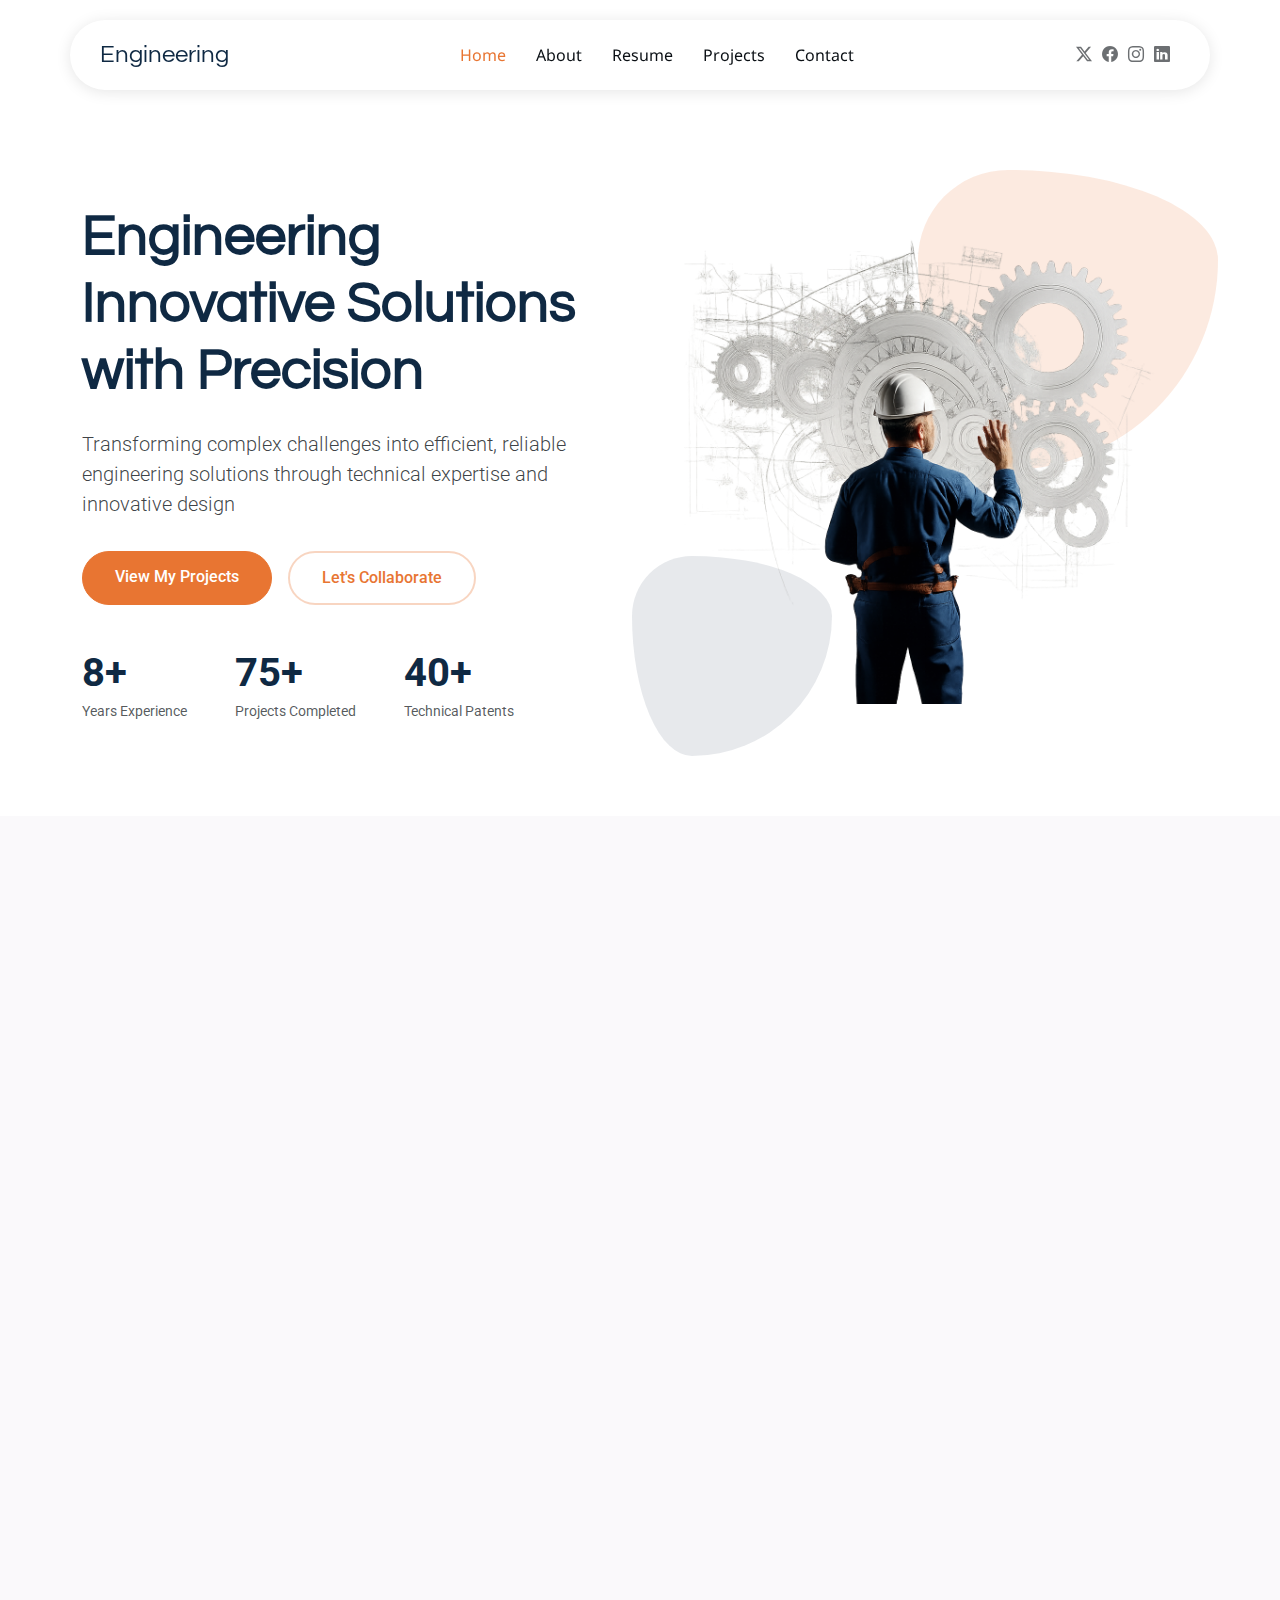
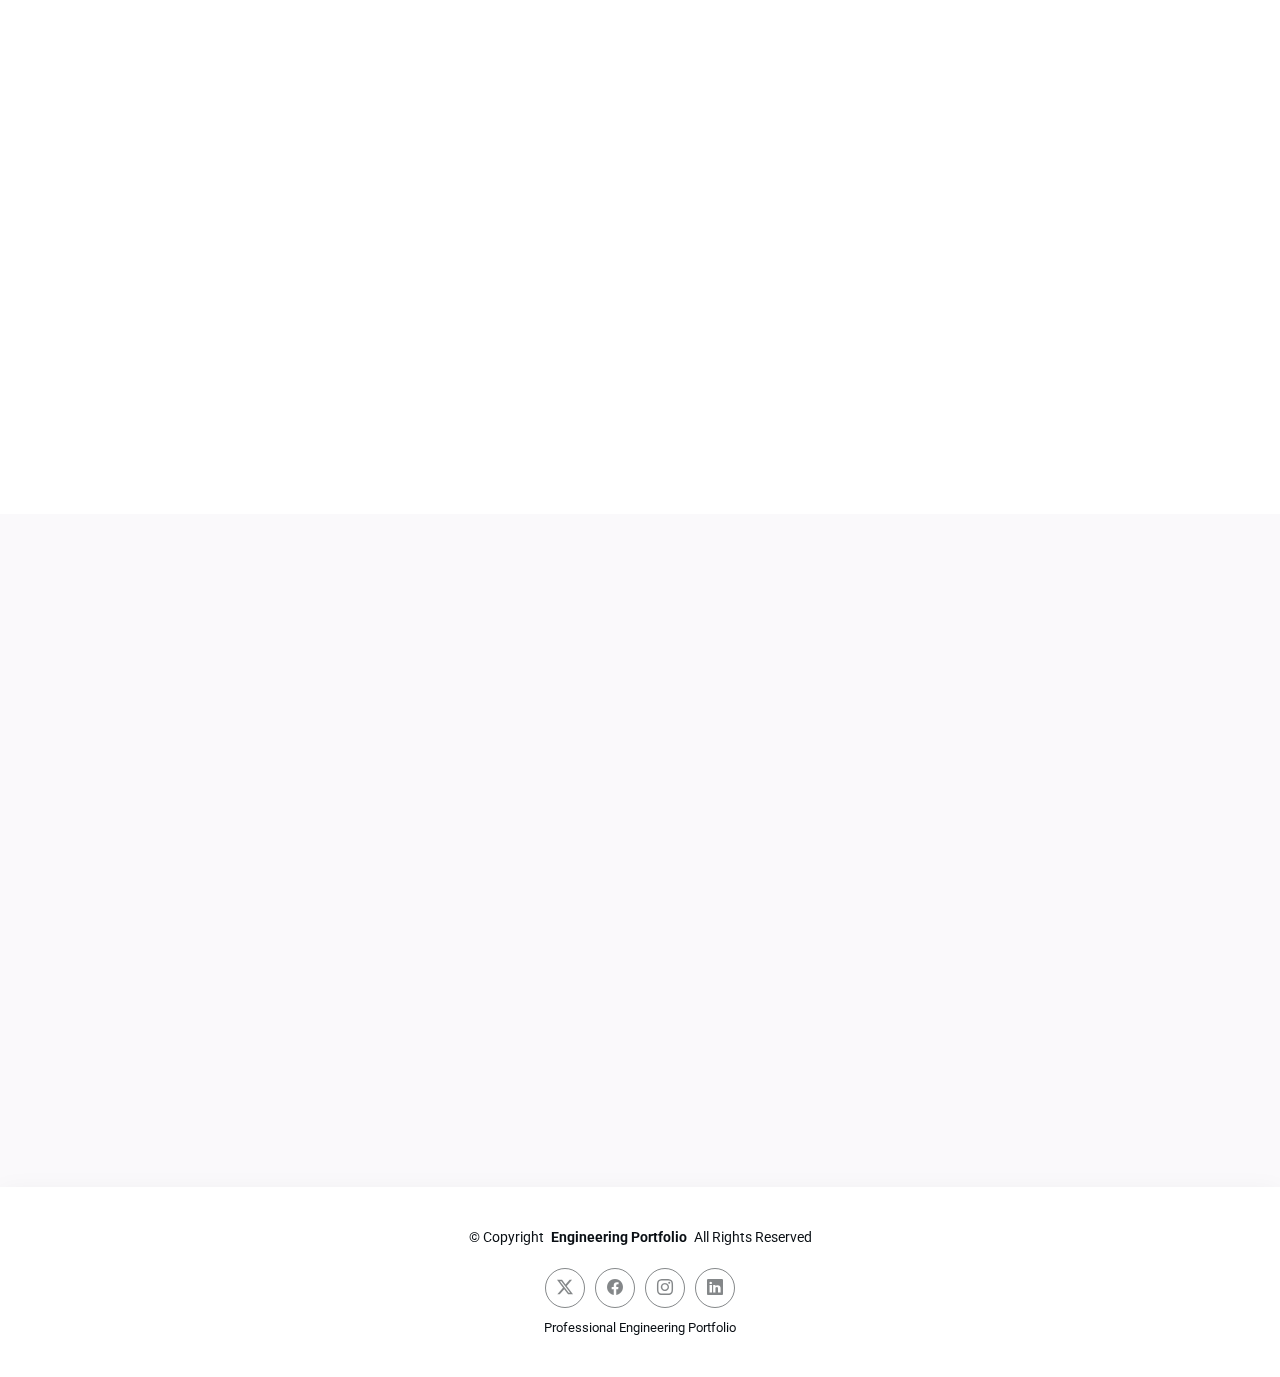
<file: index.html>
<!DOCTYPE html>
<html lang="en">

<head>
  <meta charset="utf-8">
  <meta content="width=device-width, initial-scale=1.0" name="viewport">
  <title>Engineering Portfolio</title>
  <meta name="description" content="Professional engineering portfolio showcasing innovative solutions and technical expertise">
  <meta name="keywords" content="engineering, mechanical engineer, design, innovation, projects">

  <!-- Favicons -->
  <link href="assets/img/favicon.png" rel="icon">
  <link href="assets/img/favicon.png" rel="apple-touch-icon">

  <!-- Fonts -->
  <link href="https://fonts.googleapis.com" rel="preconnect">
  <link href="https://fonts.gstatic.com" rel="preconnect" crossorigin>
  <link href="https://fonts.googleapis.com/css2?family=Roboto:ital,wght@0,100;0,300;0,400;0,500;0,700;0,900;1,100;1,300;1,400;1,500;1,700;1,900&family=Noto+Sans:ital,wght@0,100;0,200;0,300;0,400;0,500;0,600;0,700;0,800;0,900;1,100;1,200;1,300;1,400;1,500;1,600;1,700;1,800;1,900&family=Questrial:wght@400&display=swap" rel="stylesheet">

  <!-- Vendor CSS Files -->
  <link href="assets/vendor/bootstrap/css/bootstrap.min.css" rel="stylesheet">
  <link href="assets/vendor/bootstrap-icons/bootstrap-icons.css" rel="stylesheet">
  <link href="assets/vendor/aos/aos.css" rel="stylesheet">
  <link href="assets/vendor/glightbox/css/glightbox.min.css" rel="stylesheet">
  <link href="assets/vendor/swiper/swiper-bundle.min.css" rel="stylesheet">

  <!-- Main CSS File -->
  <link href="assets/css/main.css" rel="stylesheet">

</head>

<body class="index-page">

  <header id="header" class="header d-flex align-items-center sticky-top">
    <div class="header-container container-fluid container-xl position-relative d-flex align-items-center justify-content-between">

      <a href="index.html" class="logo d-flex align-items-center me-auto me-xl-0">
        <h1 class="sitename">Engineering </h1>
      </a>

      <nav id="navmenu" class="navmenu">
        <ul>
          <li><a href="#hero" class="active">Home</a></li>
          <li><a href="#about">About</a></li>
          <li><a href="#resume">Resume</a></li>
          <li><a href="#portfolio">Projects</a></li>
          <li><a href="#contact">Contact</a></li>
        </ul>
        <i class="mobile-nav-toggle d-xl-none bi bi-list"></i>
      </nav>

      <div class="header-social-links">
        <a href="#" class="twitter"><i class="bi bi-twitter-x"></i></a>
        <a href="#" class="facebook"><i class="bi bi-facebook"></i></a>
        <a href="#" class="instagram"><i class="bi bi-instagram"></i></a>
        <a href="#" class="linkedin"><i class="bi bi-linkedin"></i></a>
      </div>

    </div>
  </header>

  <main class="main">

    <!-- Hero Section -->
    <section id="hero" class="hero section">

      <div class="container" data-aos="fade-up" data-aos-delay="100">

        <div class="row align-items-center content">
          <div class="col-lg-6" data-aos="fade-up" data-aos-delay="200">
            <h2>Engineering Innovative Solutions with Precision</h2>
            <p class="lead">Transforming complex challenges into efficient, reliable engineering solutions through technical expertise and innovative design</p>
            <div class="cta-buttons" data-aos="fade-up" data-aos-delay="300">
              <a href="#portfolio" class="btn btn-primary">View My Projects</a>
              <a href="#contact" class="btn btn-outline">Let's Collaborate</a>
            </div>
            <div class="hero-stats" data-aos="fade-up" data-aos-delay="400">
              <div class="stat-item">
                <span class="stat-number">8+</span>
                <span class="stat-label">Years Experience</span>
              </div>
              <div class="stat-item">
                <span class="stat-number">75+</span>
                <span class="stat-label">Projects Completed</span>
              </div>
              <div class="stat-item">
                <span class="stat-number">40+</span>
                <span class="stat-label">Technical Patents</span>
              </div>
            </div>
          </div>
          <div class="col-lg-6">
            <div class="hero-image">
              <img src="assets/img/profile/profile.png" alt="Engineering Portfolio Image" class="img-fluid" data-aos="zoom-out" data-aos-delay="300">
              <div class="shape-1"></div>
              <div class="shape-2"></div>
            </div>
          </div>
        </div>

      </div>

    </section><!-- /Hero Section -->

    <!-- About Section -->
    <section id="about" class="about section light-background">

      <!-- Section Title -->
      <div class="container section-title" data-aos="fade-up">
        <h2>About</h2>
        <div class="title-shape">
          <svg viewBox="0 0 200 20" xmlns="http://www.w3.org/2000/svg">
            <path d="M 0,10 C 40,0 60,20 100,10 C 140,0 160,20 200,10" fill="none" stroke="currentColor" stroke-width="2"></path>
          </svg>
        </div>
        <p>Dedicated to advancing engineering excellence through innovative design and technical problem-solving</p>
      </div><!-- End Section Title -->

      <div class="container" data-aos="fade-up" data-aos-delay="100">

        <div class="row align-items-center">
          <div class="col-lg-6 position-relative" data-aos="fade-right" data-aos-delay="200">
            <div class="about-image">
              <img src="assets/img/profile/profile-square-2.jpg" alt="Engineering Profile Image" class="img-fluid rounded-4">
            </div>
          </div>

          <div class="col-lg-6" data-aos="fade-left" data-aos-delay="300">
            <div class="about-content">
              <span class="subtitle">Professional Profile</span>

              <h2>Mechanical Engineer & Technical Innovator</h2>

              <p class="lead mb-4">Specializing in advanced mechanical systems, product development, and engineering optimization with a focus on sustainable solutions and cutting-edge technology implementation.</p>

              <p class="mb-4">Expertise in CAD modeling, finite element analysis, prototyping, and technical project management across multiple engineering disciplines.</p>

              <div class="personal-info">
                <div class="row g-4">
                  <div class="col-6">
                    <div class="info-item">
                      <span class="label">Name</span>
                      <span class="value">Dr. Michael Chen</span>
                    </div>
                  </div>

                  <div class="col-6">
                    <div class="info-item">
                      <span class="label">Phone</span>
                      <span class="value">+1 (555) 123-4567</span>
                    </div>
                  </div>

                  <div class="col-6">
                    <div class="info-item">
                      <span class="label">Experience</span>
                      <span class="value">8+ Years</span>
                    </div>
                  </div>

                  <div class="col-6">
                    <div class="info-item">
                      <span class="label">Email</span>
                      <span class="value">m.chen@engineering.com</span>
                    </div>
                  </div>

                  <div class="col-6">
                    <div class="info-item">
                      <span class="label">Specialization</span>
                      <span class="value">Mechanical Systems</span>
                    </div>
                  </div>

                  <div class="col-6">
                    <div class="info-item">
                      <span class="label">Certifications</span>
                      <span class="value">PE, PMP, Six Sigma</span>
                    </div>
                  </div>
                </div>
              </div>

              <div class="signature mt-4">
                <div class="signature-image">
                  <img src="assets/img/misc/signature-1.webp" alt="" class="img-fluid">
                </div>
                <div class="signature-info">
                  <h4>Dr. Michael Chen</h4>
                  <p>Professional Engineer & Technical Director</p>
                </div>
              </div>
            </div>
          </div>
        </div>

      </div>

    </section><!-- /About Section -->


    <!-- Resume Section -->
    <section id="resume" class="resume section">

      <!-- Section Title -->
      <div class="container section-title" data-aos="fade-up">
        <h2>Professional Experience</h2>
        <div class="title-shape">
          <svg viewBox="0 0 200 20" xmlns="http://www.w3.org/2000/svg">
            <path d="M 0,10 C 40,0 60,20 100,10 C 140,0 160,20 200,10" fill="none" stroke="currentColor" stroke-width="2"></path>
          </svg>
        </div>
        <p>Comprehensive engineering background with extensive project leadership and technical innovation experience</p>
      </div><!-- End Section Title -->

      <div class="container" data-aos="fade-up" data-aos-delay="100">

        <div class="row">
          <div class="col-12">
            <div class="resume-wrapper">
              <div class="resume-block" data-aos="fade-up">
                <h2>Engineering Career</h2>
                <p class="lead">Proven track record in engineering leadership, technical innovation, and complex project delivery across multiple industries.</p>

                <div class="timeline">
                  <div class="timeline-item" data-aos="fade-up" data-aos-delay="200">
                    <div class="timeline-left">
                      <h4 class="company">Advanced Engineering Solutions</h4>
                      <span class="period">Jun, 2023 - Current</span>
                    </div>
                    <div class="timeline-dot"></div>
                    <div class="timeline-right">
                      <h3 class="position">Senior Engineering Manager</h3>
                      <p class="description">Leading multidisciplinary engineering teams in developing innovative mechanical systems and advanced manufacturing solutions. Overseeing R&D initiatives and technical project execution.</p>
                    </div>
                  </div>

                  <div class="timeline-item" data-aos="fade-up" data-aos-delay="300">
                    <div class="timeline-left">
                      <h4 class="company">Precision Manufacturing Corp</h4>
                      <span class="period">2019 - 2023</span>
                    </div>
                    <div class="timeline-dot"></div>
                    <div class="timeline-right">
                      <h3 class="position">Mechanical Engineering Lead</h3>
                      <p class="description">
                        Directed mechanical design projects and manufacturing process optimization. Implemented advanced CAD/CAM systems and quality control protocols.
                      </p>
                      <ul>
                        <li>Managed engineering teams for complex mechanical system development</li>
                        <li>Implemented lean manufacturing principles reducing production costs by 18%</li>
                        <li>Led technical innovation projects resulting in 5 patent applications</li>
                        <li>Oversaw engineering budgets ranging from $500K to $5M</li>
                      </ul>
                      <p></p>
                    </div>
                  </div>

                  <div class="timeline-item" data-aos="fade-up" data-aos-delay="400">
                    <div class="timeline-left">
                      <h4 class="company">Innovation Engineering Ltd</h4>
                      <span class="period">2015-2019</span>
                    </div>
                    <div class="timeline-dot"></div>
                    <div class="timeline-right">
                      <h3 class="position">Mechanical Design Engineer</h3>
                      <p class="description">Specialized in product development, prototyping, and technical documentation. Contributed to multiple award-winning engineering projects.</p>
                    </div>
                  </div>
                </div>
              </div>

              <div class="resume-block" data-aos="fade-up" data-aos-delay="100">
                <h2>Education & Qualifications</h2>
                <p class="lead">Advanced technical education and professional engineering certifications.</p>

                <div class="timeline">
                  <div class="timeline-item" data-aos="fade-up" data-aos-delay="200">
                    <div class="timeline-left">
                      <h4 class="company">Stanford University</h4>
                      <span class="period">2017-2019</span>
                    </div>
                    <div class="timeline-dot"></div>
                    <div class="timeline-right">
                      <h3 class="position">Master of Science in Mechanical Engineering</h3>
                      <p class="description">Specialized in advanced mechanical systems and computational engineering. Thesis focused on sustainable energy systems optimization.</p>
                    </div>
                  </div>

                  <div class="timeline-item" data-aos="fade-up" data-aos-delay="300">
                    <div class="timeline-left">
                      <h4 class="company">MIT</h4>
                      <span class="period">2019 - 2023</span>
                    </div>
                    <div class="timeline-dot"></div>
                    <div class="timeline-right">
                      <h3 class="position">Bachelor of Science in Mechanical Engineering</h3>
                      <p class="description">Comprehensive engineering education with focus on mechanical design, thermodynamics, and materials science.</p>
                    </div>
                  </div>

                  <div class="timeline-item" data-aos="fade-up" data-aos-delay="400">
                    <div class="timeline-left">
                      <h4 class="company">Professional Development</h4>
                      <span class="period">2015-2019</span>
                    </div>
                    <div class="timeline-dot"></div>
                    <div class="timeline-right">
                      <h3 class="position">Professional Certifications</h3>
                      <p class="description">Licensed Professional Engineer (PE), Project Management Professional (PMP), Six Sigma Black Belt, Advanced CAD/CAM Specialist.</p>
                    </div>
                  </div>
                </div>
              </div>
            </div>
          </div>
        </div>

      </div>

    </section><!-- /Resume Section -->

    <!-- Portfolio Section -->
    <section id="portfolio" class="portfolio section">

      <!-- Section Title -->
      <div class="container section-title" data-aos="fade-up">
        <h2>Engineering Projects</h2>
        <div class="title-shape">
          <svg viewBox="0 0 200 20" xmlns="http://www.w3.org/2000/svg">
            <path d="M 0,10 C 40,0 60,20 100,10 C 140,0 160,20 200,10" fill="none" stroke="currentColor" stroke-width="2"></path>
          </svg>
        </div>
        <p>Showcasing innovative engineering solutions and technical achievements across various industries</p>
      </div><!-- End Section Title -->

      <div class="container" data-aos="fade-up" data-aos-delay="100">

        <div class="isotope-layout" data-default-filter="*" data-layout="masonry" data-sort="original-order">

          <div class="portfolio-filters-container" data-aos="fade-up" data-aos-delay="200">
            <ul class="portfolio-filters isotope-filters">
              <li data-filter="*" class="filter-active">All Projects</li>
              <li data-filter=".filter-mechanical">Mechanical Systems</li>
              <li data-filter=".filter-energy">Energy Solutions</li>
              <li data-filter=".filter-manufacturing">Manufacturing</li>
              <li data-filter=".filter-innovation">R&D Innovation</li>
            </ul>
          </div>

          <div class="row g-4 isotope-container" data-aos="fade-up" data-aos-delay="300">

        <div class="col-lg-6 col-md-6 portfolio-item isotope-item filter-energy" style="position: absolute; left: 0px; top: 0px;">
  <div class="portfolio-card">
    <div class="portfolio-image">
      <img src="assets/img/eng/engineering-pictures-seqaszzukn3p6iim.jpg" class="img-fluid" alt="Renewable Energy System" loading="lazy">
      <div class="portfolio-overlay">
        <div class="portfolio-actions">
          <a href="assets/videos/videoplayback.mp4" class="glightbox preview-link" data-gallery="portfolio-gallery-energy">
            <i class="bi bi-eye"></i>
          </a>
          <a href="portfolio-details.html" class="details-link">
            <i class="bi bi-arrow-right"></i>
          </a>
        </div>
      </div>
    </div>
    <div class="portfolio-content">
      <span class="category">Energy Solutions</span>
      <h3>Solar Thermal Energy Collector</h3>
      <p>
        Developed innovative solar thermal collection system with
        35% higher efficiency than conventional designs.
      </p>
    </div>
  </div>
</div>
            <div class="col-lg-6 col-md-6 portfolio-item isotope-item filter-energy">
              <div class="portfolio-card">
                <div class="portfolio-image">
                  <img src="assets/img/eng/img2.jpg" class="img-fluid" alt="Renewable Energy System" loading="lazy">
                  <div class="portfolio-overlay">
                    <div class="portfolio-actions">
                      <a href="assets/img/eng/img2.jpg" class="glightbox preview-link" data-gallery="portfolio-gallery-energy"><i class="bi bi-eye"></i></a>
                      <a href="portfolio-details.html" class="details-link"><i class="bi bi-arrow-right"></i></a>
                    </div>
                  </div>
                </div>
                <div class="portfolio-content">
                  <span class="category">Energy Solutions</span>
                  <h3>Solar Thermal Energy Collector</h3>
                  <p>Developed innovative solar thermal collection system with 35% higher efficiency than conventional designs.</p>
                </div>
              </div>
            </div><!-- End Portfolio Item -->

            <div class="col-lg-6 col-md-6 portfolio-item isotope-item filter-manufacturing">
              <div class="portfolio-card">
                <div class="portfolio-image">
                  <img src="assets/img/eng/img4.jpg" class="img-fluid" alt="Automated Manufacturing" loading="lazy">
                  <div class="portfolio-overlay">
                    <div class="portfolio-actions">
                      <a href="assets/img/eng/img4.jpg" class="glightbox preview-link" data-gallery="portfolio-gallery-manufacturing"><i class="bi bi-eye"></i></a>
                      <a href="portfolio-details.html" class="details-link"><i class="bi bi-arrow-right"></i></a>
                    </div>
                  </div>
                </div>
                <div class="portfolio-content">
                  <span class="category">Manufacturing</span>
                  <h3>Automated Assembly Line Design</h3>
                  <p>Engineered fully automated manufacturing line increasing production capacity by 60% while reducing labor costs.</p>
                </div>
              </div>
            </div><!-- End Portfolio Item -->

            <div class="col-lg-6 col-md-6 portfolio-item isotope-item filter-innovation">
              <div class="portfolio-card">
                <div class="portfolio-image">
                  <img src="assets/img/eng/img1.jpg" class="img-fluid" alt="R&D Innovation" loading="lazy">
                  <div class="portfolio-overlay">
                    <div class="portfolio-actions">
                      <a href="assets/img/eng/img1.jpg" class="glightbox preview-link" data-gallery="portfolio-gallery-innovation"><i class="bi bi-eye"></i></a>
                      <a href="portfolio-details.html" class="details-link"><i class="bi bi-arrow-right"></i></a>
                    </div>
                  </div>
                </div>
                <div class="portfolio-content">
                  <span class="category">R&D Innovation</span>
                  <h3>Composite Material Development</h3>
                  <p>Pioneered new composite materials with enhanced strength-to-weight ratios for aerospace applications.</p>
                </div>
              </div>
            </div><!-- End Portfolio Item -->

            <div class="col-lg-6 col-md-6 portfolio-item isotope-item filter-mechanical">
              <div class="portfolio-card">
                <div class="portfolio-image">
                  <img src="assets/img/eng/img2.jpg" class="img-fluid" alt="Robotics Integration" loading="lazy">
                  <div class="portfolio-overlay">
                    <div class="portfolio-actions">
                      <a href="assets/img/eng/img2.jpg" class="glightbox preview-link" data-gallery="portfolio-gallery-mechanical"><i class="bi bi-eye"></i></a>
                      <a href="portfolio-details.html" class="details-link"><i class="bi bi-arrow-right"></i></a>
                    </div>
                  </div>
                </div>
                <div class="portfolio-content">
                  <span class="category">Mechanical Systems</span>
                  <h3>Industrial Robotics Integration</h3>
                  <p>Designed and implemented robotic systems for precision manufacturing with 99.8% accuracy rate.</p>
                </div>
              </div>
            </div><!-- End Portfolio Item -->

            <div class="col-lg-6 col-md-6 portfolio-item isotope-item filter-energy">
              <div class="portfolio-card">
                <div class="portfolio-image">
                  <img src="assets/img/eng/img3.webp" class="img-fluid" alt="Wind Energy System" loading="lazy">
                  <div class="portfolio-overlay">
                    <div class="portfolio-actions">
                      <a href="assets/img/eng/img3.webp" class="glightbox preview-link" data-gallery="portfolio-gallery-energy"><i class="bi bi-eye"></i></a>
                      <a href="portfolio-details.html" class="details-link"><i class="bi bi-arrow-right"></i></a>
                    </div>
                  </div>
                </div>
                <div class="portfolio-content">
                  <span class="category">Energy Solutions</span>
                  <h3>Advanced Wind Turbine Design</h3>
                  <p>Developed next-generation wind turbine blades with 25% increased energy capture efficiency.</p>
                </div>
              </div>
            </div><!-- End Portfolio Item -->

          </div><!-- End Portfolio Container -->

        </div>

      </div>

    </section><!-- /Portfolio Section -->



<!-- Contact Section -->
<section id="contact" class="contact section light-background">

  <div class="container" data-aos="fade-up" data-aos-delay="100">

    <div class="row g-5">
      <div class="col-lg-6">
        <div class="content" data-aos="fade-up" data-aos-delay="200">
          <div class="section-category mb-3">Engineering Collaboration</div>
          <h2 class="display-5 mb-4">Let's Engineer the Future Together</h2>
          <p class="lead mb-4">Ready to discuss innovative engineering solutions, technical challenges, or collaborative opportunities.</p>

          <div class="contact-info mt-5">
            <div class="info-item d-flex mb-3">
              <i class="bi bi-envelope-at me-3"></i>
              <span>engineering@portfolio.com</span>
            </div>

            <div class="info-item d-flex mb-3">
              <i class="bi bi-telephone me-3"></i>
              <span>+1 (555) 123-4567</span>
            </div>

            <div class="info-item d-flex mb-4">
              <i class="bi bi-geo-alt me-3"></i>
              <span>Zakho, Kurdistan, Iraq</span>
            </div>

            <a href="https://maps.google.com/?q=Zakho,Iraq" target="_blank" class="map-link d-inline-flex align-items-center">
              View Engineering Facility
              <i class="bi bi-arrow-right ms-2"></i>
            </a>
          </div>
        </div>
      </div>

      <div class="col-lg-6">
        <div class="contact-map card" data-aos="fade-up" data-aos-delay="300">
          <div class="card-body p-0">
            <!-- Google Maps Embed for Zakho -->
            <div class="map-container" style="height: 400px; border-radius: 12px; overflow: hidden;">
              <iframe 
                src="https://www.google.com/maps/embed?pb=!1m18!1m12!1m3!1d208357.1729556689!2d42.579434!3d37.143585!2m3!1f0!2f0!3f0!3m2!1i1024!2i768!4f13.1!3m3!1m2!1s0x40078f5c8c6c45a5%3A0x7b9a5c8c6c6c6c6c!2sZakho%2C%20Iraq!5e0!3m2!1sen!2s!4v1234567890" 
                width="100%" 
                height="100%" 
                style="border:0;" 
                allowfullscreen="" 
                loading="lazy" 
                referrerpolicy="no-referrer-when-downgrade">
              </iframe>
            </div>
            
            <!-- Map Info -->
            <div class="p-4">
              <h5 class="mb-2">Engineering Facility Location</h5>
              <p class="text-muted mb-3">Zakho, Kurdistan Region, Iraq</p>
              <div class="d-flex gap-2">
                <a href="https://maps.google.com/?q=Zakho,Iraq" target="_blank" class="btn btn-outline btn-sm">
                  <i class="bi bi-geo-alt me-1"></i>
                  Open in Maps
                </a>
                <a href="https://www.google.com/maps/dir//Zakho,Iraq" target="_blank" class="btn btn-sm" style="background-color: #e87532; border-color: #e87532; color: white;">
                  <i class="bi bi-signpost me-1"></i>
                  Get Directions
                </a>
              </div>
            </div>
          </div>
        </div>
      </div>

    </div>

  </div>

</section><!-- /Contact Section -->
  
  </main>



   <footer id="footer" class="footer">

    <div class="container">
      <div class="copyright text-center ">
        <p>© <span>Copyright</span> <strong class="px-1 sitename">Engineering Portfolio</strong> <span>All Rights Reserved</span></p>
      </div>
      <div class="social-links d-flex justify-content-center">
        <a href=""><i class="bi bi-twitter-x"></i></a>
        <a href=""><i class="bi bi-facebook"></i></a>
        <a href=""><i class="bi bi-instagram"></i></a>
        <a href=""><i class="bi bi-linkedin"></i></a>
      </div>
      <div class="credits">
        <!-- All the links in the footer should remain intact. -->
        <!-- You can delete the links only if you've purchased the pro version. -->
        <!-- Licensing information: https://bootstrapmade.com/license/ -->
        <!-- Purchase the pro version with working PHP/AJAX contact form: [buy-url] -->
        Professional Engineering Portfolio
      </div>
    </div>

  </footer>

  <!-- Scroll Top -->
  <a href="#" id="scroll-top" class="scroll-top d-flex align-items-center justify-content-center"><i class="bi bi-arrow-up-short"></i></a>

  <!-- Vendor JS Files -->
  <script src="assets/vendor/bootstrap/js/bootstrap.bundle.min.js"></script>
  <script src="assets/vendor/php-email-form/validate.js"></script>
  <script src="assets/vendor/aos/aos.js"></script>
  <script src="assets/vendor/waypoints/noframework.waypoints.js"></script>
  <script src="assets/vendor/glightbox/js/glightbox.min.js"></script>
  <script src="assets/vendor/imagesloaded/imagesloaded.pkgd.min.js"></script>
  <script src="assets/vendor/isotope-layout/isotope.pkgd.min.js"></script>
  <script src="assets/vendor/swiper/swiper-bundle.min.js"></script>

  <!-- Main JS File -->
  <script src="assets/js/main.js"></script>

</body>

</html>
</file>
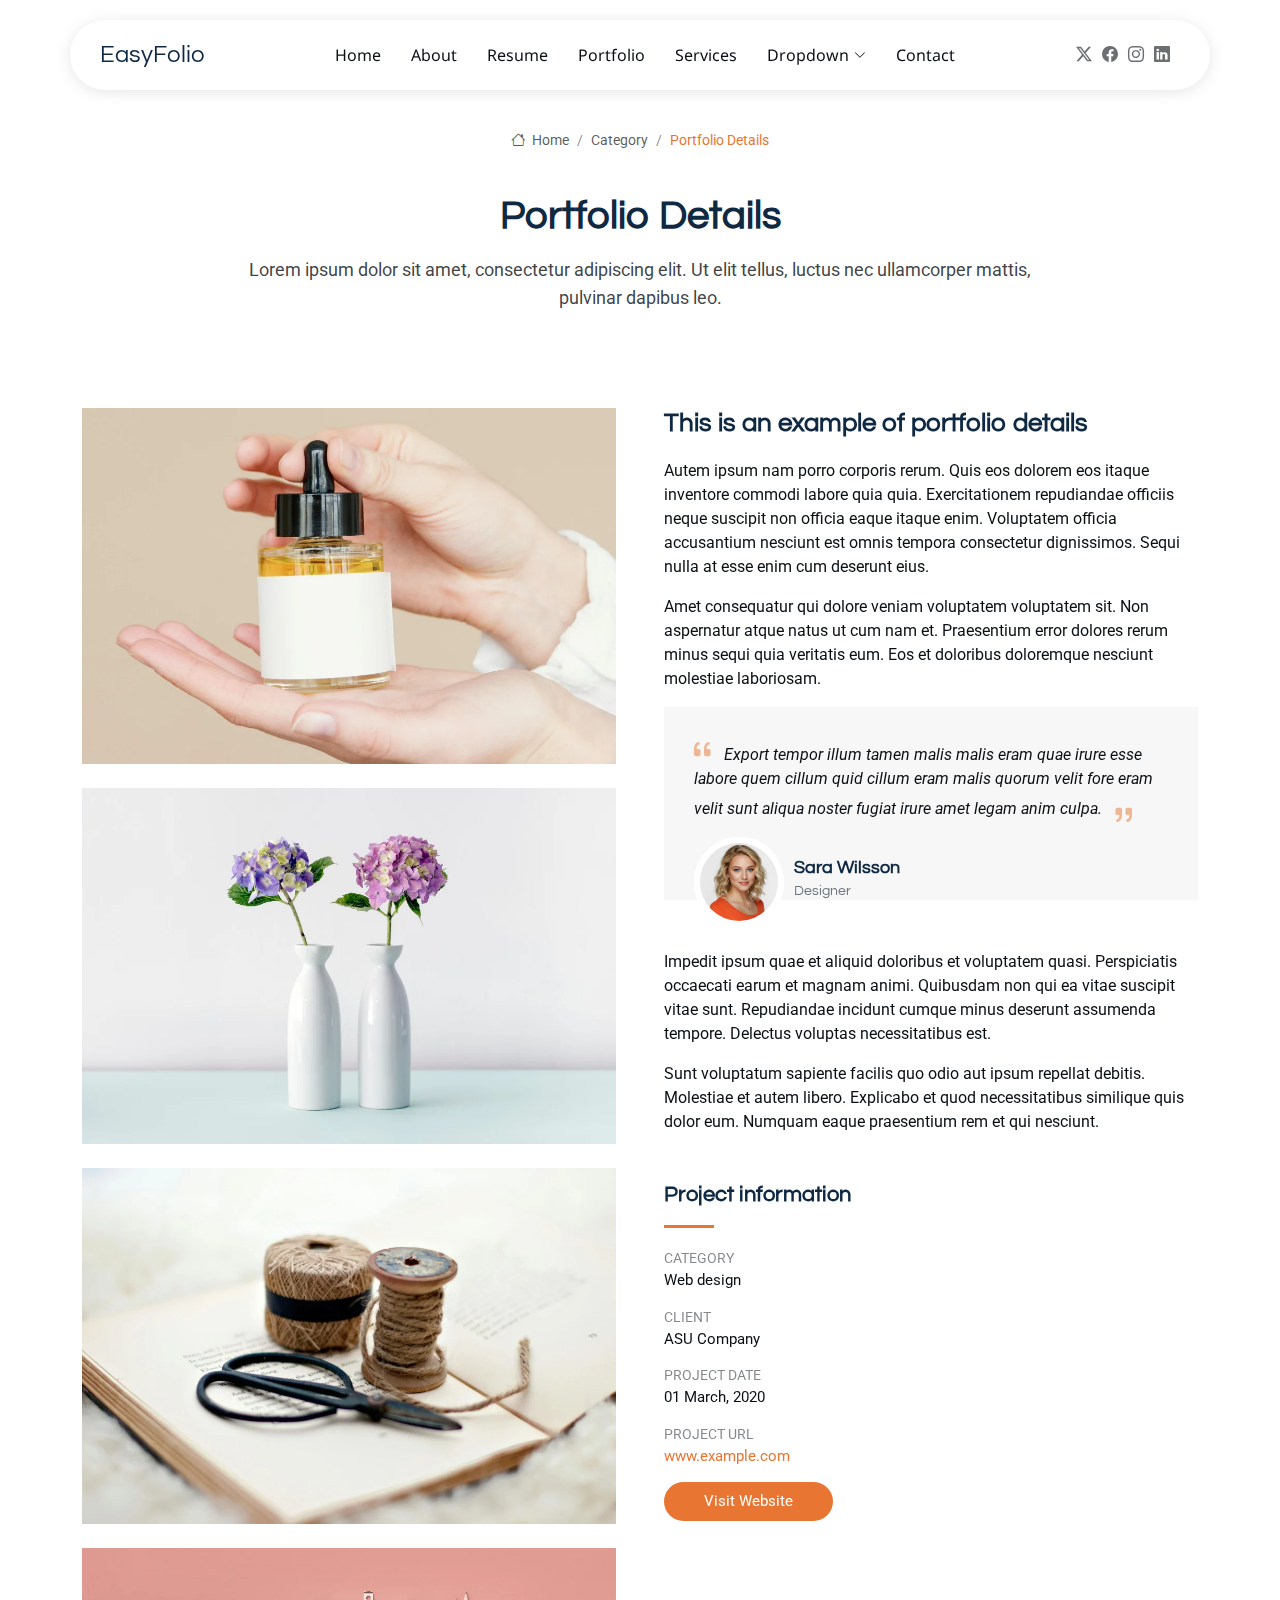
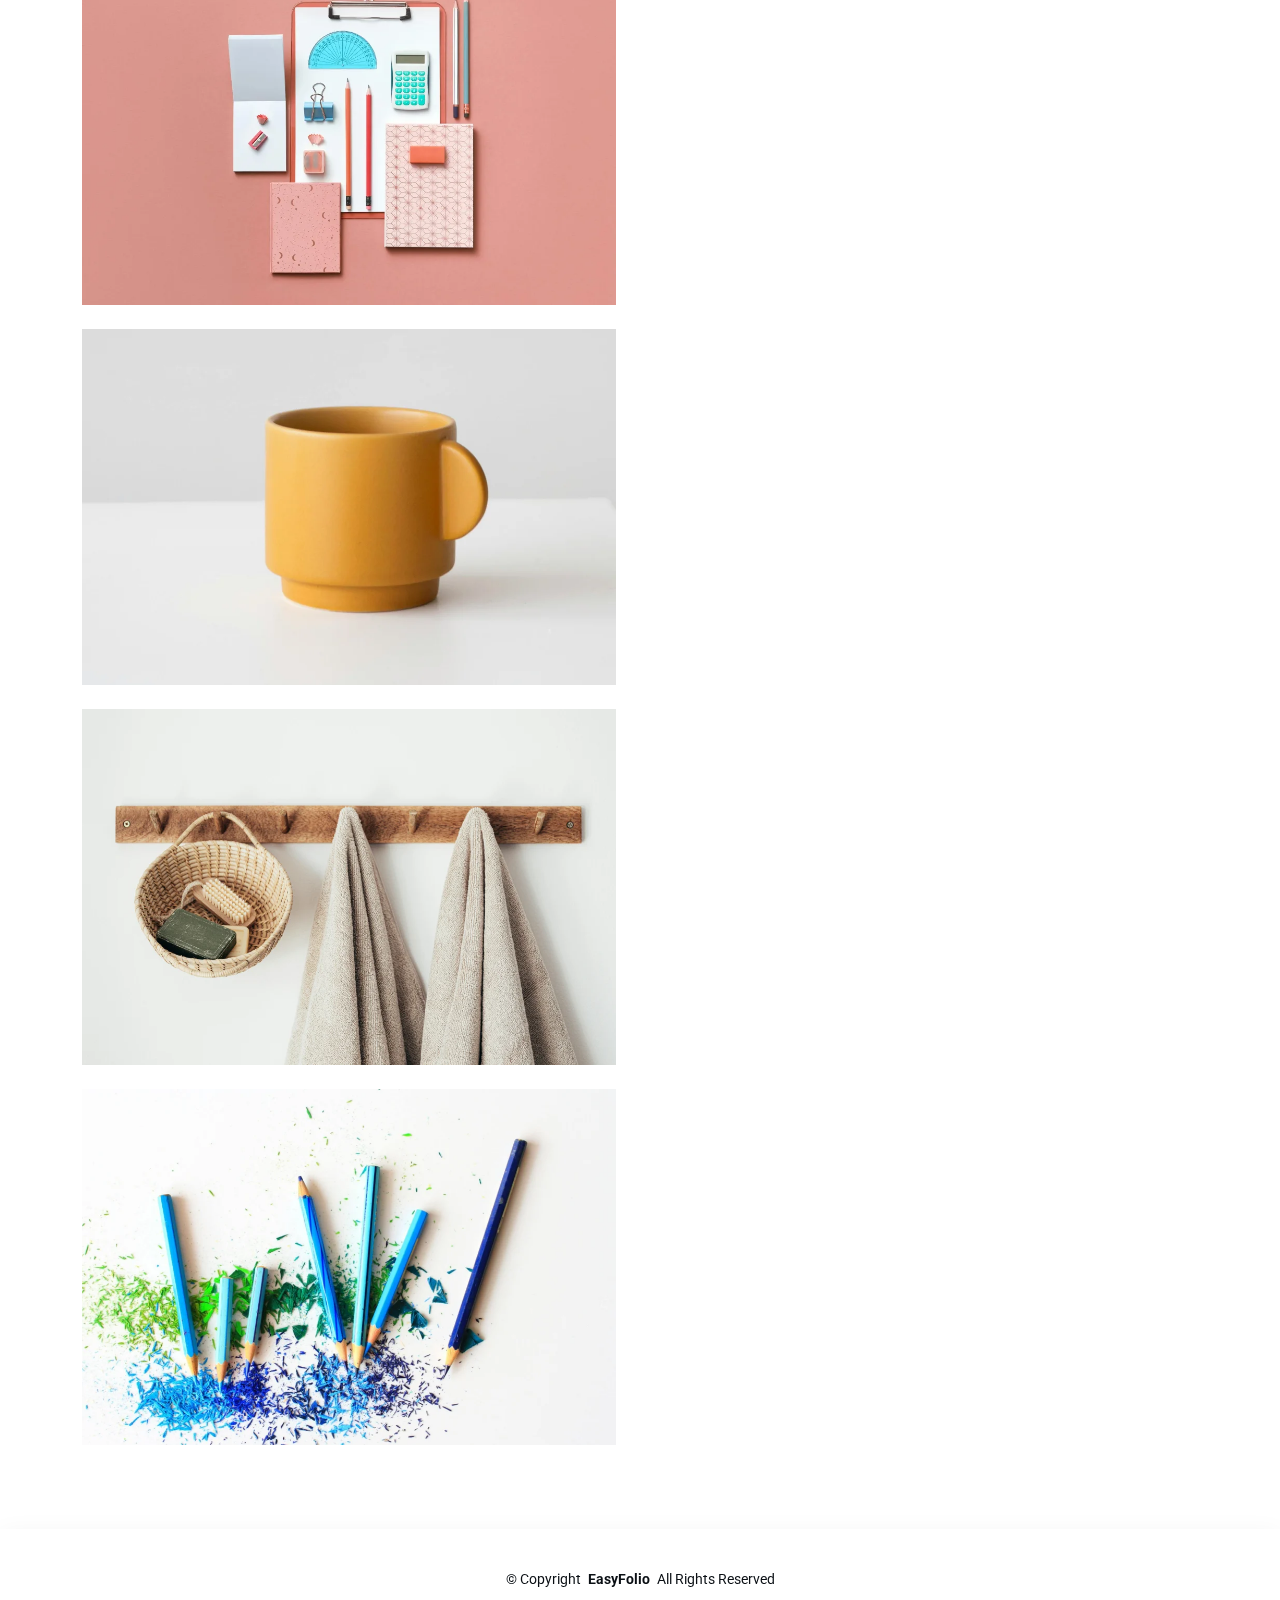
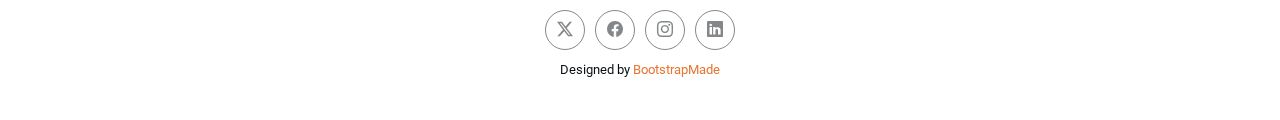
<file: portfolio-details.html>
<!DOCTYPE html>
<html lang="en">

<head>
  <meta charset="utf-8">
  <meta content="width=device-width, initial-scale=1.0" name="viewport">
  <title>Portfolio Details - EasyFolio Bootstrap Template</title>
  <meta name="description" content="">
  <meta name="keywords" content="">

  <!-- Favicons -->
  <link href="assets/img/favicon.png" rel="icon">
  <link href="assets/img/apple-touch-icon.png" rel="apple-touch-icon">

  <!-- Fonts -->
  <link href="https://fonts.googleapis.com" rel="preconnect">
  <link href="https://fonts.gstatic.com" rel="preconnect" crossorigin>
  <link href="https://fonts.googleapis.com/css2?family=Roboto:ital,wght@0,100;0,300;0,400;0,500;0,700;0,900;1,100;1,300;1,400;1,500;1,700;1,900&family=Noto+Sans:ital,wght@0,100;0,200;0,300;0,400;0,500;0,600;0,700;0,800;0,900;1,100;1,200;1,300;1,400;1,500;1,600;1,700;1,800;1,900&family=Questrial:wght@400&display=swap" rel="stylesheet">

  <!-- Vendor CSS Files -->
  <link href="assets/vendor/bootstrap/css/bootstrap.min.css" rel="stylesheet">
  <link href="assets/vendor/bootstrap-icons/bootstrap-icons.css" rel="stylesheet">
  <link href="assets/vendor/aos/aos.css" rel="stylesheet">
  <link href="assets/vendor/glightbox/css/glightbox.min.css" rel="stylesheet">
  <link href="assets/vendor/swiper/swiper-bundle.min.css" rel="stylesheet">

  <!-- Main CSS File -->
  <link href="assets/css/main.css" rel="stylesheet">

  <!-- =======================================================
  * Template Name: EasyFolio
  * Template URL: https://bootstrapmade.com/easyfolio-bootstrap-portfolio-template/
  * Updated: Feb 21 2025 with Bootstrap v5.3.3
  * Author: BootstrapMade.com
  * License: https://bootstrapmade.com/license/
  ======================================================== -->
</head>

<body class="portfolio-details-page">

  <header id="header" class="header d-flex align-items-center sticky-top">
    <div class="header-container container-fluid container-xl position-relative d-flex align-items-center justify-content-between">

      <a href="index.html" class="logo d-flex align-items-center me-auto me-xl-0">
        <!-- Uncomment the line below if you also wish to use an image logo -->
        <!-- <img src="assets/img/logo.webp" alt=""> -->
        <h1 class="sitename">EasyFolio</h1>
      </a>

      <nav id="navmenu" class="navmenu">
        <ul>
          <li><a href="#hero">Home</a></li>
          <li><a href="#about">About</a></li>
          <li><a href="#resume">Resume</a></li>
          <li><a href="#portfolio">Portfolio</a></li>
          <li><a href="#services">Services</a></li>
          <li class="dropdown"><a href="#"><span>Dropdown</span> <i class="bi bi-chevron-down toggle-dropdown"></i></a>
            <ul>
              <li><a href="#">Dropdown 1</a></li>
              <li class="dropdown"><a href="#"><span>Deep Dropdown</span> <i class="bi bi-chevron-down toggle-dropdown"></i></a>
                <ul>
                  <li><a href="#">Deep Dropdown 1</a></li>
                  <li><a href="#">Deep Dropdown 2</a></li>
                  <li><a href="#">Deep Dropdown 3</a></li>
                  <li><a href="#">Deep Dropdown 4</a></li>
                  <li><a href="#">Deep Dropdown 5</a></li>
                </ul>
              </li>
              <li><a href="#">Dropdown 2</a></li>
              <li><a href="#">Dropdown 3</a></li>
              <li><a href="#">Dropdown 4</a></li>
            </ul>
          </li>
          <li><a href="#contact">Contact</a></li>
        </ul>
        <i class="mobile-nav-toggle d-xl-none bi bi-list"></i>
      </nav>

      <div class="header-social-links">
        <a href="#" class="twitter"><i class="bi bi-twitter-x"></i></a>
        <a href="#" class="facebook"><i class="bi bi-facebook"></i></a>
        <a href="#" class="instagram"><i class="bi bi-instagram"></i></a>
        <a href="#" class="linkedin"><i class="bi bi-linkedin"></i></a>
      </div>

    </div>
  </header>

  <main class="main">

    <!-- Page Title -->
    <div class="page-title">
      <div class="breadcrumbs">
        <nav aria-label="breadcrumb">
          <ol class="breadcrumb">
            <li class="breadcrumb-item"><a href="#"><i class="bi bi-house"></i> Home</a></li>
            <li class="breadcrumb-item"><a href="#">Category</a></li>
            <li class="breadcrumb-item active current">Portfolio Details</li>
          </ol>
        </nav>
      </div>

      <div class="title-wrapper">
        <h1>Portfolio Details</h1>
        <p>Lorem ipsum dolor sit amet, consectetur adipiscing elit. Ut elit tellus, luctus nec ullamcorper mattis, pulvinar dapibus leo.</p>
      </div>
    </div><!-- End Page Title -->

    <!-- Portfolio Details Section -->
    <section id="portfolio-details" class="portfolio-details section">

      <div class="container" data-aos="fade-up">

        <div class="row gy-4 g-lg-5">
          <div class="col-lg-6">
            <img src="assets/img/portfolio/portfolio-1.webp" class="img-fluid mb-4" alt="">
            <img src="assets/img/portfolio/portfolio-10.webp" class="img-fluid mb-4" alt="">
            <img src="assets/img/portfolio/portfolio-7.webp" class="img-fluid mb-4" alt="">
            <img src="assets/img/portfolio/portfolio-4.webp" class="img-fluid mb-4" alt="">
            <img src="assets/img/portfolio/portfolio-5.webp" class="img-fluid mb-4" alt="">
            <img src="assets/img/portfolio/portfolio-11.webp" class="img-fluid mb-4" alt="">
            <img src="assets/img/portfolio/portfolio-8.webp" class="img-fluid mb-4" alt="">
          </div>

          <div class="col-lg-6">

            <div class="position-sticky" style="top: 40px">
              <div class="portfolio-description">
                <h2>This is an example of portfolio details</h2>
                <p>
                  Autem ipsum nam porro corporis rerum. Quis eos dolorem eos itaque inventore commodi labore quia quia. Exercitationem repudiandae officiis neque suscipit non officia eaque itaque enim. Voluptatem officia accusantium nesciunt est omnis tempora consectetur dignissimos. Sequi nulla at esse enim cum deserunt eius.
                </p>
                <p>
                  Amet consequatur qui dolore veniam voluptatem voluptatem sit. Non aspernatur atque natus ut cum nam et. Praesentium error dolores rerum minus sequi quia veritatis eum. Eos et doloribus doloremque nesciunt molestiae laboriosam.
                </p>

                <div class="testimonial-item">
                  <p>
                    <i class="bi bi-quote quote-icon-left"></i>
                    <span>Export tempor illum tamen malis malis eram quae irure esse labore quem cillum quid cillum eram malis quorum velit fore eram velit sunt aliqua noster fugiat irure amet legam anim culpa.</span>
                    <i class="bi bi-quote quote-icon-right"></i>
                  </p>
                  <div>
                    <img src="assets/img/person/person-f-5.webp" class="testimonial-img" alt="">
                    <h3>Sara Wilsson</h3>
                    <h4>Designer</h4>
                  </div>
                </div>

                <p>
                  Impedit ipsum quae et aliquid doloribus et voluptatem quasi. Perspiciatis occaecati earum et magnam animi. Quibusdam non qui ea vitae suscipit vitae sunt. Repudiandae incidunt cumque minus deserunt assumenda tempore. Delectus voluptas necessitatibus est.
                </p>

                <p>
                  Sunt voluptatum sapiente facilis quo odio aut ipsum repellat debitis. Molestiae et autem libero. Explicabo et quod necessitatibus similique quis dolor eum. Numquam eaque praesentium rem et qui nesciunt.
                </p>

              </div>

              <div class="portfolio-info mt-5">
                <h3>Project information</h3>
                <ul>
                  <li><strong>Category</strong> Web design</li>
                  <li><strong>Client</strong> ASU Company</li>
                  <li><strong>Project date</strong> 01 March, 2020</li>
                  <li><strong>Project URL</strong> <a href="#">www.example.com</a></li>
                  <li><a href="#" class="btn-visit align-self-start">Visit Website</a></li>
                </ul>
              </div>
            </div>

          </div>
        </div>

      </div>

    </section><!-- /Portfolio Details Section -->

  </main>

  <footer id="footer" class="footer">

    <div class="container">
      <div class="copyright text-center ">
        <p>© <span>Copyright</span> <strong class="px-1 sitename">EasyFolio</strong> <span>All Rights Reserved</span></p>
      </div>
      <div class="social-links d-flex justify-content-center">
        <a href=""><i class="bi bi-twitter-x"></i></a>
        <a href=""><i class="bi bi-facebook"></i></a>
        <a href=""><i class="bi bi-instagram"></i></a>
        <a href=""><i class="bi bi-linkedin"></i></a>
      </div>
      <div class="credits">
        <!-- All the links in the footer should remain intact. -->
        <!-- You can delete the links only if you've purchased the pro version. -->
        <!-- Licensing information: https://bootstrapmade.com/license/ -->
        <!-- Purchase the pro version with working PHP/AJAX contact form: [buy-url] -->
        Designed by <a href="https://bootstrapmade.com/">BootstrapMade</a>
      </div>
    </div>

  </footer>

  <!-- Scroll Top -->
  <a href="#" id="scroll-top" class="scroll-top d-flex align-items-center justify-content-center"><i class="bi bi-arrow-up-short"></i></a>

  <!-- Vendor JS Files -->
  <script src="assets/vendor/bootstrap/js/bootstrap.bundle.min.js"></script>
  <script src="assets/vendor/php-email-form/validate.js"></script>
  <script src="assets/vendor/aos/aos.js"></script>
  <script src="assets/vendor/waypoints/noframework.waypoints.js"></script>
  <script src="assets/vendor/glightbox/js/glightbox.min.js"></script>
  <script src="assets/vendor/imagesloaded/imagesloaded.pkgd.min.js"></script>
  <script src="assets/vendor/isotope-layout/isotope.pkgd.min.js"></script>
  <script src="assets/vendor/swiper/swiper-bundle.min.js"></script>

  <!-- Main JS File -->
  <script src="assets/js/main.js"></script>

</body>

</html>
</file>
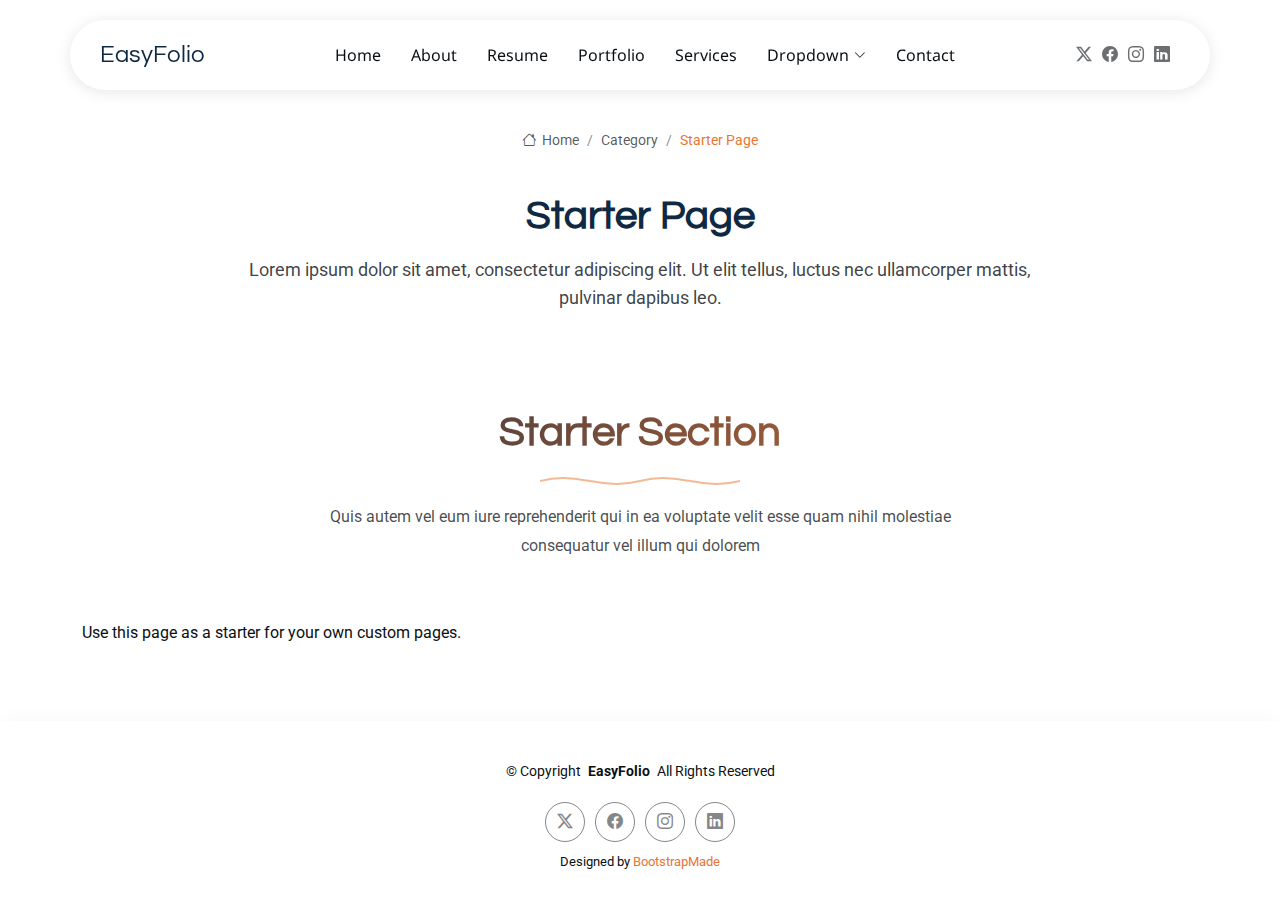
<file: starter-page.html>
<!DOCTYPE html>
<html lang="en">

<head>
  <meta charset="utf-8">
  <meta content="width=device-width, initial-scale=1.0" name="viewport">
  <title>Starter Page - EasyFolio Bootstrap Template</title>
  <meta name="description" content="">
  <meta name="keywords" content="">

  <!-- Favicons -->
  <link href="assets/img/favicon.png" rel="icon">
  <link href="assets/img/apple-touch-icon.png" rel="apple-touch-icon">

  <!-- Fonts -->
  <link href="https://fonts.googleapis.com" rel="preconnect">
  <link href="https://fonts.gstatic.com" rel="preconnect" crossorigin>
  <link href="https://fonts.googleapis.com/css2?family=Roboto:ital,wght@0,100;0,300;0,400;0,500;0,700;0,900;1,100;1,300;1,400;1,500;1,700;1,900&family=Noto+Sans:ital,wght@0,100;0,200;0,300;0,400;0,500;0,600;0,700;0,800;0,900;1,100;1,200;1,300;1,400;1,500;1,600;1,700;1,800;1,900&family=Questrial:wght@400&display=swap" rel="stylesheet">

  <!-- Vendor CSS Files -->
  <link href="assets/vendor/bootstrap/css/bootstrap.min.css" rel="stylesheet">
  <link href="assets/vendor/bootstrap-icons/bootstrap-icons.css" rel="stylesheet">
  <link href="assets/vendor/aos/aos.css" rel="stylesheet">
  <link href="assets/vendor/glightbox/css/glightbox.min.css" rel="stylesheet">
  <link href="assets/vendor/swiper/swiper-bundle.min.css" rel="stylesheet">

  <!-- Main CSS File -->
  <link href="assets/css/main.css" rel="stylesheet">

  <!-- =======================================================
  * Template Name: EasyFolio
  * Template URL: https://bootstrapmade.com/easyfolio-bootstrap-portfolio-template/
  * Updated: Feb 21 2025 with Bootstrap v5.3.3
  * Author: BootstrapMade.com
  * License: https://bootstrapmade.com/license/
  ======================================================== -->
</head>

<body class="starter-page-page">

  <header id="header" class="header d-flex align-items-center sticky-top">
    <div class="header-container container-fluid container-xl position-relative d-flex align-items-center justify-content-between">

      <a href="index.html" class="logo d-flex align-items-center me-auto me-xl-0">
        <!-- Uncomment the line below if you also wish to use an image logo -->
        <!-- <img src="assets/img/logo.webp" alt=""> -->
        <h1 class="sitename">EasyFolio</h1>
      </a>

      <nav id="navmenu" class="navmenu">
        <ul>
          <li><a href="#hero">Home</a></li>
          <li><a href="#about">About</a></li>
          <li><a href="#resume">Resume</a></li>
          <li><a href="#portfolio">Portfolio</a></li>
          <li><a href="#services">Services</a></li>
          <li class="dropdown"><a href="#"><span>Dropdown</span> <i class="bi bi-chevron-down toggle-dropdown"></i></a>
            <ul>
              <li><a href="#">Dropdown 1</a></li>
              <li class="dropdown"><a href="#"><span>Deep Dropdown</span> <i class="bi bi-chevron-down toggle-dropdown"></i></a>
                <ul>
                  <li><a href="#">Deep Dropdown 1</a></li>
                  <li><a href="#">Deep Dropdown 2</a></li>
                  <li><a href="#">Deep Dropdown 3</a></li>
                  <li><a href="#">Deep Dropdown 4</a></li>
                  <li><a href="#">Deep Dropdown 5</a></li>
                </ul>
              </li>
              <li><a href="#">Dropdown 2</a></li>
              <li><a href="#">Dropdown 3</a></li>
              <li><a href="#">Dropdown 4</a></li>
            </ul>
          </li>
          <li><a href="#contact">Contact</a></li>
        </ul>
        <i class="mobile-nav-toggle d-xl-none bi bi-list"></i>
      </nav>

      <div class="header-social-links">
        <a href="#" class="twitter"><i class="bi bi-twitter-x"></i></a>
        <a href="#" class="facebook"><i class="bi bi-facebook"></i></a>
        <a href="#" class="instagram"><i class="bi bi-instagram"></i></a>
        <a href="#" class="linkedin"><i class="bi bi-linkedin"></i></a>
      </div>

    </div>
  </header>

  <main class="main">

    <!-- Page Title -->
    <div class="page-title">
      <div class="breadcrumbs">
        <nav aria-label="breadcrumb">
          <ol class="breadcrumb">
            <li class="breadcrumb-item"><a href="#"><i class="bi bi-house"></i> Home</a></li>
            <li class="breadcrumb-item"><a href="#">Category</a></li>
            <li class="breadcrumb-item active current">Starter Page</li>
          </ol>
        </nav>
      </div>

      <div class="title-wrapper">
        <h1>Starter Page</h1>
        <p>Lorem ipsum dolor sit amet, consectetur adipiscing elit. Ut elit tellus, luctus nec ullamcorper mattis, pulvinar dapibus leo.</p>
      </div>
    </div><!-- End Page Title -->

    <!-- Starter Section Section -->
    <section id="starter-section" class="starter-section section">

      <!-- Section Title -->
      <div class="container section-title" data-aos="fade-up">
        <h2>Starter Section</h2>
        <div class="title-shape">
          <svg viewBox="0 0 200 20" xmlns="http://www.w3.org/2000/svg">
            <path d="M 0,10 C 40,0 60,20 100,10 C 140,0 160,20 200,10" fill="none" stroke="currentColor" stroke-width="2"></path>
          </svg>
        </div>
        <p>Quis autem vel eum iure reprehenderit qui in ea voluptate velit esse quam nihil molestiae consequatur vel illum qui dolorem</p>
      </div><!-- End Section Title -->

      <div class="container" data-aos="fade-up">
        <p>Use this page as a starter for your own custom pages.</p>
      </div>

    </section><!-- /Starter Section Section -->

  </main>

  <footer id="footer" class="footer">

    <div class="container">
      <div class="copyright text-center ">
        <p>© <span>Copyright</span> <strong class="px-1 sitename">EasyFolio</strong> <span>All Rights Reserved</span></p>
      </div>
      <div class="social-links d-flex justify-content-center">
        <a href=""><i class="bi bi-twitter-x"></i></a>
        <a href=""><i class="bi bi-facebook"></i></a>
        <a href=""><i class="bi bi-instagram"></i></a>
        <a href=""><i class="bi bi-linkedin"></i></a>
      </div>
      <div class="credits">
        <!-- All the links in the footer should remain intact. -->
        <!-- You can delete the links only if you've purchased the pro version. -->
        <!-- Licensing information: https://bootstrapmade.com/license/ -->
        <!-- Purchase the pro version with working PHP/AJAX contact form: [buy-url] -->
        Designed by <a href="https://bootstrapmade.com/">BootstrapMade</a>
      </div>
    </div>

  </footer>

  <!-- Scroll Top -->
  <a href="#" id="scroll-top" class="scroll-top d-flex align-items-center justify-content-center"><i class="bi bi-arrow-up-short"></i></a>

  <!-- Vendor JS Files -->
  <script src="assets/vendor/bootstrap/js/bootstrap.bundle.min.js"></script>
  <script src="assets/vendor/php-email-form/validate.js"></script>
  <script src="assets/vendor/aos/aos.js"></script>
  <script src="assets/vendor/waypoints/noframework.waypoints.js"></script>
  <script src="assets/vendor/glightbox/js/glightbox.min.js"></script>
  <script src="assets/vendor/imagesloaded/imagesloaded.pkgd.min.js"></script>
  <script src="assets/vendor/isotope-layout/isotope.pkgd.min.js"></script>
  <script src="assets/vendor/swiper/swiper-bundle.min.js"></script>

  <!-- Main JS File -->
  <script src="assets/js/main.js"></script>

</body>

</html>
</file>
<file: assets/css/main.css>
/**
* Template Name: EasyFolio
* Template URL: https://bootstrapmade.com/easyfolio-bootstrap-portfolio-template/
* Updated: Feb 21 2025 with Bootstrap v5.3.3
* Author: BootstrapMade.com
* License: https://bootstrapmade.com/license/
*/

/*--------------------------------------------------------------
# Font & Color Variables
# Help: https://bootstrapmade.com/color-system/
--------------------------------------------------------------*/
/* Fonts */
:root {
  --default-font: "Roboto",  system-ui, -apple-system, "Segoe UI", Roboto, "Helvetica Neue", Arial, "Noto Sans", "Liberation Sans", sans-serif, "Apple Color Emoji", "Segoe UI Emoji", "Segoe UI Symbol", "Noto Color Emoji";
  --heading-font: "Questrial",  sans-serif;
  --nav-font: "Noto Sans",  sans-serif;
}

/* Global Colors - The following color variables are used throughout the website. Updating them here will change the color scheme of the entire website */
:root { 
  --background-color: #ffffff; /* Background color for the entire website, including individual sections */
  --default-color: #0a0f14; /* Default color used for the majority of the text content across the entire website */
  --heading-color: #0f2943; /* Color for headings, subheadings and title throughout the website */
  --accent-color: #e87532; /* Accent color that represents your brand on the website. It's used for buttons, links, and other elements that need to stand out */
  --surface-color: #ffffff; /* The surface color is used as a background of boxed elements within sections, such as cards, icon boxes, or other elements that require a visual separation from the global background. */
  --contrast-color: #ffffff; /* Contrast color for text, ensuring readability against backgrounds of accent, heading, or default colors. */
}

/* Nav Menu Colors - The following color variables are used specifically for the navigation menu. They are separate from the global colors to allow for more customization options */
:root {
  --nav-color: #0a0f14;  /* The default color of the main navmenu links */
  --nav-hover-color: #e87532; /* Applied to main navmenu links when they are hovered over or active */
  --nav-mobile-background-color: #ffffff; /* Used as the background color for mobile navigation menu */
  --nav-dropdown-background-color: #ffffff; /* Used as the background color for dropdown items that appear when hovering over primary navigation items */
  --nav-dropdown-color: #0a0f14; /* Used for navigation links of the dropdown items in the navigation menu. */
  --nav-dropdown-hover-color: #e87532; /* Similar to --nav-hover-color, this color is applied to dropdown navigation links when they are hovered over. */
}

/* Color Presets - These classes override global colors when applied to any section or element, providing reuse of the sam color scheme. */

.light-background {
  --background-color: #faf9fb;
  --surface-color: #ffffff;
}

.dark-background {
  --background-color: #060606;
  --default-color: #ffffff;
  --heading-color: #ffffff;
  --surface-color: #252525;
  --contrast-color: #ffffff;
}

/* Smooth scroll */
:root {
  scroll-behavior: smooth;
}

/*--------------------------------------------------------------
# General Styling & Shared Classes
--------------------------------------------------------------*/
body {
  color: var(--default-color);
  background-color: var(--background-color);
  font-family: var(--default-font);
}

a {
  color: var(--accent-color);
  text-decoration: none;
  transition: 0.3s;
}

a:hover {
  color: color-mix(in srgb, var(--accent-color), transparent 25%);
  text-decoration: none;
}

h1,
h2,
h3,
h4,
h5,
h6 {
  color: var(--heading-color);
  font-family: var(--heading-font);
}

/* PHP Email Form Messages
------------------------------*/
.php-email-form .error-message {
  display: none;
  background: #df1529;
  color: #ffffff;
  text-align: left;
  padding: 15px;
  margin-bottom: 24px;
  font-weight: 600;
}

.php-email-form .sent-message {
  display: none;
  color: #ffffff;
  background: #059652;
  text-align: center;
  padding: 15px;
  margin-bottom: 24px;
  font-weight: 600;
}

.php-email-form .loading {
  display: none;
  background: var(--surface-color);
  text-align: center;
  padding: 15px;
  margin-bottom: 24px;
}

.php-email-form .loading:before {
  content: "";
  display: inline-block;
  border-radius: 50%;
  width: 24px;
  height: 24px;
  margin: 0 10px -6px 0;
  border: 3px solid var(--accent-color);
  border-top-color: var(--surface-color);
  animation: php-email-form-loading 1s linear infinite;
}

@keyframes php-email-form-loading {
  0% {
    transform: rotate(0deg);
  }

  100% {
    transform: rotate(360deg);
  }
}

/*--------------------------------------------------------------
# Global Header
--------------------------------------------------------------*/
.header {
  color: var(--default-color);
  background-color: var(--background-color);
  padding: 20px 0;
  transition: all 0.5s;
  z-index: 997;
}

.header .header-container {
  background: var(--surface-color);
  border-radius: 50px;
  padding: 5px 25px;
  box-shadow: 0px 2px 15px rgba(0, 0, 0, 0.1);
}

.header .logo {
  line-height: 1;
}

.header .logo img {
  max-height: 36px;
  margin-right: 8px;
}

.header .logo h1 {
  font-size: 24px;
  margin: 0;
  padding-left: 5px;
  font-weight: 500;
  color: var(--heading-color);
}

.header .header-social-links {
  padding-right: 15px;
}

.header .header-social-links a {
  color: color-mix(in srgb, var(--default-color), transparent 40%);
  padding-left: 6px;
  display: inline-block;
  transition: 0.3s;
  font-size: 16px;
}

.header .header-social-links a:hover {
  color: var(--accent-color);
}

.header .header-social-links a i {
  line-height: 0px;
}

@media (max-width: 1200px) {
  .header {
    padding-top: 10px;
  }

  .header .header-container {
    margin-left: 10px;
    margin-right: 10px;
    padding: 10px 5px 10px 15px;
  }

  .header .logo {
    order: 1;
  }

  .header .header-social-links {
    order: 2;
  }

  .header .navmenu {
    order: 3;
  }
}

/*--------------------------------------------------------------
# Navigation Menu
--------------------------------------------------------------*/
/* Navmenu - Desktop */
@media (min-width: 1200px) {
  .navmenu {
    padding: 0;
  }

  .navmenu ul {
    margin: 0;
    padding: 0;
    display: flex;
    list-style: none;
    align-items: center;
  }

  .navmenu li {
    position: relative;
  }

  .navmenu a,
  .navmenu a:focus {
    color: var(--nav-color);
    padding: 18px 15px;
    font-size: 16px;
    font-family: var(--nav-font);
    font-weight: 400;
    display: flex;
    align-items: center;
    justify-content: space-between;
    white-space: nowrap;
    transition: 0.3s;
  }

  .navmenu a i,
  .navmenu a:focus i {
    font-size: 12px;
    line-height: 0;
    margin-left: 5px;
    transition: 0.3s;
  }

  .navmenu li:last-child a {
    padding-right: 0;
  }

  .navmenu li:hover>a,
  .navmenu .active,
  .navmenu .active:focus {
    color: var(--nav-hover-color);
  }

  .navmenu .dropdown ul {
    margin: 0;
    padding: 10px 0;
    background: var(--nav-dropdown-background-color);
    display: block;
    position: absolute;
    visibility: hidden;
    left: 14px;
    top: 130%;
    opacity: 0;
    transition: 0.3s;
    border-radius: 4px;
    z-index: 99;
    box-shadow: 0px 0px 30px rgba(0, 0, 0, 0.1);
  }

  .navmenu .dropdown ul li {
    min-width: 200px;
  }

  .navmenu .dropdown ul a {
    padding: 10px 20px;
    font-size: 15px;
    text-transform: none;
    color: var(--nav-dropdown-color);
  }

  .navmenu .dropdown ul a i {
    font-size: 12px;
  }

  .navmenu .dropdown ul a:hover,
  .navmenu .dropdown ul .active:hover,
  .navmenu .dropdown ul li:hover>a {
    color: var(--nav-dropdown-hover-color);
  }

  .navmenu .dropdown:hover>ul {
    opacity: 1;
    top: 100%;
    visibility: visible;
  }

  .navmenu .dropdown .dropdown ul {
    top: 0;
    left: -90%;
    visibility: hidden;
  }

  .navmenu .dropdown .dropdown:hover>ul {
    opacity: 1;
    top: 0;
    left: -100%;
    visibility: visible;
  }
}

/* Navmenu - Mobile */
@media (max-width: 1199px) {
  .mobile-nav-toggle {
    color: var(--nav-color);
    font-size: 28px;
    line-height: 0;
    margin-right: 10px;
    cursor: pointer;
    transition: color 0.3s;
  }

  .navmenu {
    padding: 0;
    z-index: 9997;
  }

  .navmenu ul {
    display: none;
    list-style: none;
    position: absolute;
    inset: 60px 20px 20px 20px;
    padding: 10px 0;
    margin: 0;
    border-radius: 6px;
    background-color: var(--nav-mobile-background-color);
    overflow-y: auto;
    transition: 0.3s;
    z-index: 9998;
    box-shadow: 0px 0px 30px rgba(0, 0, 0, 0.1);
  }

  .navmenu a,
  .navmenu a:focus {
    color: var(--nav-dropdown-color);
    padding: 10px 20px;
    font-family: var(--nav-font);
    font-size: 17px;
    font-weight: 500;
    display: flex;
    align-items: center;
    justify-content: space-between;
    white-space: nowrap;
    transition: 0.3s;
  }

  .navmenu a i,
  .navmenu a:focus i {
    font-size: 12px;
    line-height: 0;
    margin-left: 5px;
    width: 30px;
    height: 30px;
    display: flex;
    align-items: center;
    justify-content: center;
    border-radius: 50%;
    transition: 0.3s;
    background-color: color-mix(in srgb, var(--accent-color), transparent 90%);
  }

  .navmenu a i:hover,
  .navmenu a:focus i:hover {
    background-color: var(--accent-color);
    color: var(--contrast-color);
  }

  .navmenu a:hover,
  .navmenu .active,
  .navmenu .active:focus {
    color: var(--nav-dropdown-hover-color);
  }

  .navmenu .active i,
  .navmenu .active:focus i {
    background-color: var(--accent-color);
    color: var(--contrast-color);
    transform: rotate(180deg);
  }

  .navmenu .dropdown ul {
    position: static;
    display: none;
    z-index: 99;
    padding: 10px 0;
    margin: 10px 20px;
    background-color: var(--nav-dropdown-background-color);
    border: 1px solid color-mix(in srgb, var(--default-color), transparent 90%);
    box-shadow: none;
    transition: all 0.5s ease-in-out;
  }

  .navmenu .dropdown ul ul {
    background-color: rgba(33, 37, 41, 0.1);
  }

  .navmenu .dropdown>.dropdown-active {
    display: block;
    background-color: rgba(33, 37, 41, 0.03);
  }

  .mobile-nav-active {
    overflow: hidden;
  }

  .mobile-nav-active .mobile-nav-toggle {
    color: #fff;
    position: absolute;
    font-size: 32px;
    top: 15px;
    right: 15px;
    margin-right: 0;
    z-index: 9999;
  }

  .mobile-nav-active .navmenu {
    position: fixed;
    overflow: hidden;
    inset: 0;
    background: rgba(33, 37, 41, 0.8);
    transition: 0.3s;
  }

  .mobile-nav-active .navmenu>ul {
    display: block;
  }
}

/*--------------------------------------------------------------
# Global Footer
--------------------------------------------------------------*/
.footer {
  color: var(--default-color);
  background-color: var(--background-color);
  font-size: 14px;
  padding: 40px 0;
  position: relative;
  box-shadow: 0 5px 25px rgba(0, 0, 0, 0.05);
}

.footer .copyright p {
  margin-bottom: 0;
}

.footer .social-links {
  margin-top: 20px;
}

.footer .social-links a {
  display: flex;
  align-items: center;
  justify-content: center;
  width: 40px;
  height: 40px;
  border-radius: 50%;
  border: 1px solid color-mix(in srgb, var(--default-color), transparent 50%);
  font-size: 16px;
  color: color-mix(in srgb, var(--default-color), transparent 50%);
  margin: 0 5px;
  transition: 0.3s;
}

.footer .social-links a:hover {
  color: var(--accent-color);
  border-color: var(--accent-color);
}

.footer .credits {
  margin-top: 10px;
  font-size: 13px;
  text-align: center;
}

/*--------------------------------------------------------------
# Scroll Top Button
--------------------------------------------------------------*/
.scroll-top {
  position: fixed;
  visibility: hidden;
  opacity: 0;
  right: 15px;
  bottom: -15px;
  z-index: 99999;
  background-color: var(--accent-color);
  width: 44px;
  height: 44px;
  border-radius: 50px;
  transition: all 0.4s;
}

.scroll-top i {
  font-size: 24px;
  color: var(--contrast-color);
  line-height: 0;
}

.scroll-top:hover {
  background-color: color-mix(in srgb, var(--accent-color), transparent 20%);
  color: var(--contrast-color);
}

.scroll-top.active {
  visibility: visible;
  opacity: 1;
  bottom: 15px;
}

/*--------------------------------------------------------------
# Disable aos animation delay on mobile devices
--------------------------------------------------------------*/
@media screen and (max-width: 768px) {
  [data-aos-delay] {
    transition-delay: 0 !important;
  }
}

/*--------------------------------------------------------------
# Global Page Titles & Breadcrumbs
--------------------------------------------------------------*/
.page-title {
  text-align: center;
  padding: 20px 0;
}

.page-title .breadcrumbs {
  margin-bottom: 1.5rem;
}

.page-title .breadcrumbs .breadcrumb {
  justify-content: center;
  margin: 0;
  padding: 0;
  background: none;
}

.page-title .breadcrumbs .breadcrumb .breadcrumb-item {
  font-size: 0.9rem;
  color: color-mix(in srgb, var(--default-color), transparent 30%);
}

.page-title .breadcrumbs .breadcrumb .breadcrumb-item.active {
  color: var(--accent-color);
}

.page-title .breadcrumbs .breadcrumb .breadcrumb-item a {
  color: inherit;
  text-decoration: none;
  transition: color 0.3s ease;
}

.page-title .breadcrumbs .breadcrumb .breadcrumb-item a:hover {
  color: var(--accent-color);
}

.page-title .breadcrumbs .breadcrumb .breadcrumb-item a i {
  font-size: 0.9rem;
  margin-right: 0.2rem;
}

.page-title .breadcrumbs .breadcrumb .breadcrumb-item+.breadcrumb-item::before {
  color: color-mix(in srgb, var(--default-color), transparent 50%);
}

.page-title .title-wrapper {
  max-width: 800px;
  margin: 0 auto;
  padding: 1rem 0;
}

.page-title .title-wrapper h1 {
  font-size: 2.5rem;
  margin-bottom: 1rem;
  font-weight: 700;
  color: var(--heading-color);
}

.page-title .title-wrapper p {
  font-size: 1.1rem;
  color: color-mix(in srgb, var(--default-color), transparent 20%);
  margin: 0;
  line-height: 1.6;
}

@media (max-width: 768px) {
  .page-title .title-wrapper h1 {
    font-size: 2rem;
  }

  .page-title .title-wrapper p {
    font-size: 1rem;
  }
}

@media (max-width: 576px) {
  .page-title .title-wrapper h1 {
    font-size: 1.75rem;
  }
}

/*--------------------------------------------------------------
# Global Sections
--------------------------------------------------------------*/
section,
.section {
  color: var(--default-color);
  background-color: var(--background-color);
  padding: 60px 0;
  scroll-margin-top: 90px;
  overflow: clip;
}

@media (max-width: 1199px) {

  section,
  .section {
    scroll-margin-top: 66px;
  }
}

/*--------------------------------------------------------------
# Global Section Titles
--------------------------------------------------------------*/
.section-title {
  text-align: center;
  padding-bottom: 60px;
  position: relative;
}

.section-title h2 {
  font-size: 42px;
  font-weight: 700;
  margin-bottom: 10px;
  background: linear-gradient(120deg, var(--heading-color), var(--accent-color));
  -webkit-background-clip: text;
  -webkit-text-fill-color: transparent;
  background-clip: text;
  position: relative;
}

.section-title .title-shape {
  width: 200px;
  height: 20px;
  margin: 0 auto;
  color: var(--accent-color);
  opacity: 0.5;
}

.section-title .title-shape svg {
  width: 100%;
  height: 100%;
}

.section-title p {
  margin: 15px auto 0;
  font-size: 16px;
  max-width: 700px;
  color: color-mix(in srgb, var(--default-color), transparent 25%);
  line-height: 1.8;
}

@media (max-width: 768px) {
  .section-title h2 {
    font-size: 32px;
  }

  .section-title .subtitle-wrapper .subtitle {
    font-size: 13px;
  }
}

/*--------------------------------------------------------------
# Hero Section
--------------------------------------------------------------*/
.hero {
  padding: 80px 0;
  position: relative;
  overflow: hidden;
}

.hero .content h2 {
  font-size: 3.5rem;
  font-weight: 700;
  line-height: 1.2;
  margin-bottom: 1.5rem;
}

@media (max-width: 991px) {
  .hero .content h2 {
    font-size: 2.5rem;
  }
}

.hero .content .lead {
  font-size: 1.25rem;
  margin-bottom: 2rem;
  color: color-mix(in srgb, var(--default-color), transparent 20%);
}

.hero .cta-buttons {
  display: flex;
  gap: 1rem;
  margin-bottom: 3rem;
}

@media (max-width: 576px) {
  .hero .cta-buttons {
    flex-direction: column;
  }
}

.hero .cta-buttons .btn {
  padding: 0.8rem 2rem;
  font-size: 1rem;
  font-weight: 500;
  border-radius: 50px;
  transition: all 0.3s ease;
}

.hero .cta-buttons .btn.btn-primary {
  background-color: var(--accent-color);
  border-color: var(--accent-color);
  color: var(--contrast-color);
}

.hero .cta-buttons .btn.btn-primary:hover {
  background-color: color-mix(in srgb, var(--accent-color), transparent 15%);
  border-color: color-mix(in srgb, var(--accent-color), transparent 15%);
  transform: translateY(-2px);
}

.hero .cta-buttons .btn.btn-outline {
  border: 2px solid color-mix(in srgb, var(--accent-color), transparent 70%);
  color: var(--accent-color);
  background: transparent;
}

.hero .cta-buttons .btn.btn-outline:hover {
  background-color: var(--accent-color);
  color: var(--contrast-color);
  transform: translateY(-2px);
}

.hero .hero-stats {
  display: flex;
  gap: 3rem;
  margin-top: 2rem;
}

@media (max-width: 576px) {
  .hero .hero-stats {
    flex-direction: column;
    gap: 1.5rem;
  }
}

.hero .hero-stats .stat-item .stat-number {
  display: block;
  font-size: 2.5rem;
  font-weight: 700;
  color: var(--heading-color);
  line-height: 1;
}

.hero .hero-stats .stat-item .stat-label {
  font-size: 0.9rem;
  color: color-mix(in srgb, var(--default-color), transparent 30%);
  margin-top: 0.5rem;
  display: block;
}

.hero .hero-image {
  position: relative;
  padding: 2rem;
}

.hero .hero-image img {
  position: relative;
  z-index: 2;
}

.hero .hero-image .shape-1,
.hero .hero-image .shape-2 {
  position: absolute;
  border-radius: 30% 70% 70% 30%/30% 30% 70% 70%;
  z-index: 1;
}

.hero .hero-image .shape-1 {
  width: 300px;
  height: 300px;
  background-color: color-mix(in srgb, var(--accent-color), transparent 85%);
  top: -20px;
  right: -20px;
  animation: morphShape 15s linear infinite;
}

.hero .hero-image .shape-2 {
  width: 200px;
  height: 200px;
  background-color: color-mix(in srgb, var(--heading-color), transparent 90%);
  bottom: -20px;
  left: -20px;
  animation: morphShape 20s linear infinite reverse;
}

@media (max-width: 991px) {
  .hero {
    text-align: center;
    padding: 60px 0;
  }

  .hero .cta-buttons {
    justify-content: center;
  }

  .hero .hero-stats {
    justify-content: center;
  }

  .hero .hero-image {
    margin-top: 3rem;
  }
}

@keyframes morphShape {
  0% {
    border-radius: 30% 70% 70% 30%/30% 30% 70% 70%;
  }

  25% {
    border-radius: 58% 42% 75% 25%/76% 46% 54% 24%;
  }

  50% {
    border-radius: 50% 50% 33% 67%/55% 27% 73% 45%;
  }

  75% {
    border-radius: 33% 67% 58% 42%/63% 68% 32% 37%;
  }

  100% {
    border-radius: 30% 70% 70% 30%/30% 30% 70% 70%;
  }
}

/*--------------------------------------------------------------
# About Section
--------------------------------------------------------------*/
.about .about-image {
  position: relative;
}

.about .about-image img {
  box-shadow: 0 0 30px rgba(0, 0, 0, 0.1);
}

.about .about-content {
  padding-left: 2rem;
}

@media (max-width: 991.98px) {
  .about .about-content {
    padding-left: 0;
    margin-top: 3rem;
  }
}

.about .about-content .subtitle {
  font-size: 0.875rem;
  font-weight: 600;
  letter-spacing: 2px;
  color: var(--accent-color);
  margin-bottom: 1rem;
  display: block;
}

.about .about-content h2 {
  font-size: 2rem;
  font-weight: 700;
  margin-bottom: 1.5rem;
}

.about .about-content .lead {
  font-size: 1.1rem;
  color: color-mix(in srgb, var(--default-color), transparent 25%);
}

.about .personal-info {
  margin-top: 2rem;
  padding: 2rem;
  background-color: var(--surface-color);
  border-radius: 1rem;
  box-shadow: 0 0 30px rgba(0, 0, 0, 0.05);
}

.about .personal-info .info-item {
  display: flex;
  flex-direction: column;
  gap: 0.5rem;
}

.about .personal-info .info-item .label {
  font-size: 0.875rem;
  color: color-mix(in srgb, var(--default-color), transparent 40%);
}

.about .personal-info .info-item .value {
  font-weight: 600;
  color: var(--heading-color);
}

.about .signature {
  display: flex;
  align-items: center;
  gap: 1.5rem;
}

.about .signature .signature-image {
  max-width: 150px;
}

.about .signature .signature-info h4 {
  font-size: 1.25rem;
  margin-bottom: 0.25rem;
}

.about .signature .signature-info p {
  font-size: 0.875rem;
  color: color-mix(in srgb, var(--default-color), transparent 40%);
  margin: 0;
}

/*--------------------------------------------------------------
# Skills Section
--------------------------------------------------------------*/
.skills .skill-box {
  background-color: var(--surface-color);
  padding: 2rem;
  border-radius: 8px;
  box-shadow: 0 0 20px rgba(0, 0, 0, 0.05);
}

.skills .skill-box h3 {
  font-size: 1.2rem;
  margin-bottom: 1rem;
  font-weight: 600;
}

.skills .skill-box p {
  font-size: 0.9rem;
  margin-bottom: 0.8rem;
  opacity: 0.6;
}

.skills .skill-box .progress {
  background-color: color-mix(in srgb, var(--accent-color), transparent 85%);
  border-radius: 50px;
  height: 8px;
  margin-top: 5px;
  overflow: hidden;
}

.skills .skill-box .progress .progress-bar {
  background-color: var(--accent-color);
  height: 100%;
  position: relative;
  border-radius: 50px;
  transition: 0.9s;
  width: 1px;
}

/*--------------------------------------------------------------
# Resume Section
--------------------------------------------------------------*/
.resume .resume-wrapper .resume-block {
  margin-bottom: 3rem;
}

.resume .resume-wrapper .resume-block:last-child {
  margin-bottom: 0;
}

.resume .resume-wrapper .resume-block h2 {
  font-size: 2rem;
  margin-bottom: 0.8rem;
  font-weight: 700;
}

.resume .resume-wrapper .resume-block h2 span {
  color: var(--accent-color);
}

.resume .resume-wrapper .resume-block .lead {
  color: color-mix(in srgb, var(--default-color), transparent 25%);
  margin-bottom: 3rem;
}

.resume .resume-wrapper .timeline {
  position: relative;
}

.resume .resume-wrapper .timeline::before {
  content: "";
  position: absolute;
  left: 20%;
  top: 0;
  height: 100%;
  width: 2px;
  background-color: color-mix(in srgb, var(--accent-color), transparent 85%);
}

.resume .resume-wrapper .timeline .timeline-item {
  display: flex;
  align-items: flex-start;
  margin-bottom: 2.5rem;
  position: relative;
}

.resume .resume-wrapper .timeline .timeline-item:last-child {
  margin-bottom: 0;
}

.resume .resume-wrapper .timeline .timeline-item .timeline-left {
  width: 20%;
  padding-right: 3rem;
}

.resume .resume-wrapper .timeline .timeline-item .timeline-left .company {
  color: var(--heading-color);
  font-weight: 600;
  font-size: 1.1rem;
  margin-bottom: 0.25rem;
}

.resume .resume-wrapper .timeline .timeline-item .timeline-left .period {
  color: var(--accent-color);
  font-size: 0.9rem;
}

.resume .resume-wrapper .timeline .timeline-item .timeline-dot {
  position: absolute;
  left: calc(20% + 1px);
  transform: translateX(-50%);
  width: 1rem;
  height: 1rem;
  background-color: var(--accent-color);
  border-radius: 50%;
}

.resume .resume-wrapper .timeline .timeline-item .timeline-right {
  width: 70%;
  padding-left: 3rem;
  margin-top: -4px;
}

.resume .resume-wrapper .timeline .timeline-item .timeline-right .position {
  color: var(--heading-color);
  font-size: 1.2rem;
  margin-bottom: 0.6rem;
  font-weight: 600;
}

.resume .resume-wrapper .timeline .timeline-item .timeline-right .description {
  color: color-mix(in srgb, var(--default-color), transparent 25%);
}

.resume .resume-wrapper .timeline .timeline-item .timeline-right ul {
  padding-left: 15px;
}

.resume .resume-wrapper .timeline .timeline-item .timeline-right ul li {
  padding-bottom: 12px;
}

@media (max-width: 992px) {
  .resume .resume-wrapper .resume-block h2 {
    font-size: 2rem;
  }

  .resume .resume-wrapper .timeline::before {
    left: 1rem;
  }

  .resume .resume-wrapper .timeline .timeline-item {
    flex-direction: column;
    margin-bottom: 20px;
  }

  .resume .resume-wrapper .timeline .timeline-item .timeline-left {
    width: 100%;
    text-align: left;
    padding-right: 0;
    padding-left: 2.5rem;
    margin-bottom: 1.6rem;
    margin-top: -4px;
  }

  .resume .resume-wrapper .timeline .timeline-item .timeline-dot {
    left: calc(1rem + 1px);
  }

  .resume .resume-wrapper .timeline .timeline-item .timeline-right {
    width: 100%;
    padding-left: 2.5rem;
  }
}

/*--------------------------------------------------------------
# Portfolio Section
--------------------------------------------------------------*/
.portfolio .portfolio-filters-container {
  margin-bottom: 40px;
}

.portfolio .portfolio-filters {
  display: flex;
  justify-content: center;
  gap: 15px;
  flex-wrap: wrap;
  padding: 0;
  margin: 0;
  list-style: none;
}

.portfolio .portfolio-filters li {
  font-size: 15px;
  font-weight: 500;
  padding: 8px 20px;
  cursor: pointer;
  border-radius: 30px;
  background-color: color-mix(in srgb, var(--surface-color), transparent 50%);
  color: var(--default-color);
  transition: all 0.3s ease-in-out;
}

.portfolio .portfolio-filters li:hover {
  background-color: color-mix(in srgb, var(--accent-color), transparent 85%);
  color: var(--accent-color);
  transform: translateY(-2px);
}

.portfolio .portfolio-filters li.filter-active {
  background-color: var(--accent-color);
  color: var(--contrast-color);
}

.portfolio .portfolio-card {
  background-color: var(--surface-color);
  border-radius: 15px;
  overflow: hidden;
  box-shadow: 0 5px 25px rgba(0, 0, 0, 0.05);
  transition: all 0.3s ease-in-out;
}

.portfolio .portfolio-card:hover {
  transform: translateY(-10px);
  box-shadow: 0 8px 35px rgba(0, 0, 0, 0.1);
}

.portfolio .portfolio-card:hover .portfolio-overlay {
  opacity: 1;
  visibility: visible;
}

.portfolio .portfolio-card:hover .portfolio-overlay .portfolio-actions {
  transform: translateY(0);
}

.portfolio .portfolio-card .portfolio-image {
  position: relative;
  overflow: hidden;
  aspect-ratio: 16/10;
}

.portfolio .portfolio-card .portfolio-image img {
  width: 100%;
  height: 100%;
  object-fit: cover;
  transition: transform 0.6s ease-in-out;
}

.portfolio .portfolio-card .portfolio-overlay {
  position: absolute;
  top: 0;
  left: 0;
  width: 100%;
  height: 100%;
  background: linear-gradient(to top, rgba(0, 0, 0, 0.7), transparent);
  opacity: 0;
  visibility: hidden;
  transition: all 0.4s ease-in-out;
  display: flex;
  align-items: flex-end;
  padding: 20px;
}

.portfolio .portfolio-card .portfolio-overlay .portfolio-actions {
  transform: translateY(20px);
  transition: all 0.4s ease-in-out;
  display: flex;
  gap: 15px;
}

.portfolio .portfolio-card .portfolio-overlay .portfolio-actions a {
  width: 45px;
  height: 45px;
  background-color: var(--surface-color);
  border-radius: 50%;
  display: flex;
  align-items: center;
  justify-content: center;
  color: var(--accent-color);
  font-size: 20px;
  transition: all 0.3s ease;
}

.portfolio .portfolio-card .portfolio-overlay .portfolio-actions a:hover {
  background-color: var(--accent-color);
  color: var(--contrast-color);
  transform: scale(1.1);
}

.portfolio .portfolio-card .portfolio-content {
  padding: 25px;
}

.portfolio .portfolio-card .portfolio-content .category {
  font-size: 14px;
  color: var(--accent-color);
  text-transform: uppercase;
  letter-spacing: 1px;
  font-weight: 500;
  display: block;
  margin-bottom: 10px;
}

.portfolio .portfolio-card .portfolio-content h3 {
  font-size: 20px;
  margin: 0 0 15px;
  font-weight: 600;
  transition: color 0.3s ease;
}

.portfolio .portfolio-card .portfolio-content h3:hover {
  color: var(--accent-color);
}

.portfolio .portfolio-card .portfolio-content p {
  font-size: 15px;
  color: color-mix(in srgb, var(--default-color), transparent 30%);
  margin: 0;
  line-height: 1.6;
}

@media (max-width: 768px) {
  .portfolio .portfolio-filters li {
    font-size: 14px;
    padding: 6px 15px;
  }

  .portfolio .portfolio-card .portfolio-content {
    padding: 20px;
  }

  .portfolio .portfolio-card .portfolio-content h3 {
    font-size: 18px;
  }

  .portfolio .portfolio-card .portfolio-content p {
    font-size: 14px;
  }
}

/*--------------------------------------------------------------
# Testimonials Section
--------------------------------------------------------------*/
.testimonials .testimonials-slider {
  width: 100%;
  position: relative;
  padding-bottom: 60px;
}

.testimonials .swiper-wrapper {
  height: auto;
}

.testimonials .testimonial-item {
  background-color: var(--surface-color);
  padding: 40px;
  border-radius: 20px;
}

@media (max-width: 575px) {
  .testimonials .testimonial-item {
    padding: 20px;
  }
}

.testimonials .testimonial-item h2 {
  font-size: 24px;
  font-weight: 600;
  margin-bottom: 20px;
}

.testimonials .testimonial-item p {
  font-size: 16px;
  line-height: 1.8;
  margin-bottom: 30px;
  font-style: italic;
}

.testimonials .testimonial-item .profile {
  gap: 15px;
}

.testimonials .testimonial-item .profile .profile-img {
  width: 60px;
  height: 60px;
  border-radius: 50%;
  object-fit: cover;
}

.testimonials .testimonial-item .profile .profile-info h3 {
  font-size: 18px;
  margin: 0;
  font-weight: 600;
}

.testimonials .testimonial-item .profile .profile-info span {
  font-size: 14px;
  color: color-mix(in srgb, var(--default-color) 70%, transparent);
}

.testimonials .testimonial-item .featured-img-wrapper {
  min-height: 400px;
  position: relative;
  overflow: hidden;
  border-radius: 16px;
}

.testimonials .testimonial-item .featured-img {
  width: 100%;
  height: 100%;
  object-fit: cover;
  position: absolute;
  top: 0;
  left: 0;
}

.testimonials .swiper-navigation {
  position: absolute;
  bottom: 0;
  gap: 10px;
}

.testimonials .swiper-button-prev,
.testimonials .swiper-button-next {
  position: relative;
  left: auto;
  right: auto;
  top: auto;
  margin: 0;
  width: 44px;
  height: 44px;
  background-color: var(--surface-color);
  border-radius: 50%;
  border: 1px solid color-mix(in srgb, var(--default-color) 10%, transparent);
  transition: 0.3s;
}

.testimonials .swiper-button-prev::after,
.testimonials .swiper-button-next::after {
  font-size: 20px;
  color: var(--default-color);
}

.testimonials .swiper-button-prev:hover,
.testimonials .swiper-button-next:hover {
  background-color: var(--accent-color);
  border-color: var(--accent-color);
}

.testimonials .swiper-button-prev:hover::after,
.testimonials .swiper-button-next:hover::after {
  color: var(--contrast-color);
}

/*--------------------------------------------------------------
# Services Section
--------------------------------------------------------------*/
.services {
  padding: 80px 0;
}

.services .servies-title {
  font-size: 2.5rem;
  margin-bottom: 1.5rem;
}

.services .btn-outline-primary {
  color: var(--accent-color);
  border-color: var(--accent-color);
  padding: 10px 30px;
  border-radius: 50px;
  transition: all 0.3s ease;
}

.services .btn-outline-primary:hover {
  background-color: var(--accent-color);
  color: var(--contrast-color);
}

.services .service-item {
  background-color: var(--surface-color);
  padding: 30px;
  border-radius: 10px;
  box-shadow: 0 5px 15px rgba(0, 0, 0, 0.1);
  height: 100%;
  transition: transform 0.3s ease;
}

.services .service-item:hover {
  transform: scale(1.05);
}

.services .service-item i {
  font-size: 2.5rem;
  color: var(--accent-color);
  display: inline-block;
  margin-bottom: 15px;
}

.services .service-item h3 {
  font-size: 1.25rem;
  margin-bottom: 15px;
}

.services .service-item h3 a {
  color: var(--heading-color);
}

.services .service-item h3 a:hover {
  color: var(--accent-color);
}

.services .service-item p {
  font-size: 0.9rem;
  color: color-mix(in srgb, var(--default-color), transparent 25%);
}

@media (max-width: 991px) {
  .services h2 {
    font-size: 2rem;
  }
}

/*--------------------------------------------------------------
# Faq Section
--------------------------------------------------------------*/
.faq .faq-container .faq-item {
  background-color: var(--surface-color);
  position: relative;
  padding: 20px;
  margin-bottom: 15px;
  border: 1px solid color-mix(in srgb, var(--default-color), transparent 85%);
  border-radius: 5px;
  overflow: hidden;
}

.faq .faq-container .faq-item:last-child {
  margin-bottom: 0;
}

.faq .faq-container .faq-item h3 {
  font-weight: 600;
  font-size: 16px;
  line-height: 24px;
  margin: 0 30px 0 0;
  transition: 0.3s;
  cursor: pointer;
  display: flex;
  align-items: center;
}

.faq .faq-container .faq-item h3 .num {
  color: var(--accent-color);
  padding-right: 5px;
}

.faq .faq-container .faq-item h3:hover {
  color: var(--accent-color);
}

.faq .faq-container .faq-item .faq-content {
  display: grid;
  grid-template-rows: 0fr;
  transition: 0.3s ease-in-out;
  visibility: hidden;
  opacity: 0;
}

.faq .faq-container .faq-item .faq-content p {
  margin-bottom: 0;
  overflow: hidden;
}

.faq .faq-container .faq-item .faq-toggle {
  position: absolute;
  top: 20px;
  right: 20px;
  font-size: 16px;
  line-height: 0;
  transition: 0.3s;
  cursor: pointer;
}

.faq .faq-container .faq-item .faq-toggle:hover {
  color: var(--accent-color);
}

.faq .faq-container .faq-active {
  background-color: color-mix(in srgb, var(--accent-color), transparent 97%);
  border-color: color-mix(in srgb, var(--accent-color), transparent 80%);
}

.faq .faq-container .faq-active h3 {
  color: var(--accent-color);
}

.faq .faq-container .faq-active .faq-content {
  grid-template-rows: 1fr;
  visibility: visible;
  opacity: 1;
  padding-top: 10px;
}

.faq .faq-container .faq-active .faq-toggle {
  transform: rotate(90deg);
  color: var(--accent-color);
}

/*--------------------------------------------------------------
# Contact Section
--------------------------------------------------------------*/
.contact .section-category {
  font-family: var(--heading-font);
  font-weight: 600;
  font-size: 0.9rem;
  text-transform: uppercase;
  letter-spacing: 1px;
}

.contact .content h2 {
  font-weight: 700;
  line-height: 1.2;
}

.contact .content .lead {
  color: color-mix(in srgb, var(--default-color), transparent 25%);
}

.contact .contact-info .info-item {
  font-size: 1.1rem;
}

.contact .contact-info .info-item i {
  color: var(--accent-color);
  font-size: 1.4rem;
}

.contact .contact-info .map-link {
  color: var(--heading-color);
  font-weight: 500;
  font-size: 1.1rem;
  transition: all 0.3s ease;
}

.contact .contact-info .map-link i {
  transition: transform 0.3s ease;
}

.contact .contact-info .map-link:hover {
  color: var(--accent-color);
}

.contact .contact-info .map-link:hover i {
  transform: translateX(5px);
}

.contact .contact-form {
  background-color: var(--surface-color);
  border: none;
  box-shadow: 0 5px 25px rgba(0, 0, 0, 0.05);
  border-radius: 12px;
}

.contact .contact-form .form-control,
.contact .contact-form .form-select {
  padding: 0.75rem 1.25rem;
  border-color: #e5e5e5;
  border-radius: 8px;
  font-size: 1rem;
}

.contact .contact-form .form-control:focus,
.contact .contact-form .form-select:focus {
  border-color: color-mix(in srgb, var(--accent-color), transparent 50%);
  box-shadow: 0 0 0 0.25rem color-mix(in srgb, var(--accent-color), transparent 90%);
}

.contact .contact-form .form-control::placeholder,
.contact .contact-form .form-select::placeholder {
  color: color-mix(in srgb, var(--default-color), transparent 50%);
}

.contact .contact-form .btn-submit {
  background-color: var(--accent-color);
  color: var(--contrast-color);
  padding: 0.75rem 2rem;
  font-weight: 500;
  border-radius: 8px;
  transition: all 0.3s ease;
}

.contact .contact-form .btn-submit:hover {
  background-color: color-mix(in srgb, var(--accent-color), transparent 15%);
  transform: translateY(-1px);
}

.contact .contact-form .btn-submit:active {
  transform: translateY(0);
}

/*--------------------------------------------------------------
# Portfolio Details Section
--------------------------------------------------------------*/
.portfolio-details .portfolio-info h3 {
  font-size: 22px;
  font-weight: 700;
  margin-bottom: 20px;
  padding-bottom: 20px;
  position: relative;
}

.portfolio-details .portfolio-info h3:after {
  content: "";
  position: absolute;
  display: block;
  width: 50px;
  height: 3px;
  background: var(--accent-color);
  left: 0;
  bottom: 0;
}

.portfolio-details .portfolio-info ul {
  list-style: none;
  padding: 0;
  font-size: 15px;
}

.portfolio-details .portfolio-info ul li {
  display: flex;
  flex-direction: column;
  padding-bottom: 15px;
}

.portfolio-details .portfolio-info ul strong {
  text-transform: uppercase;
  font-weight: 400;
  color: color-mix(in srgb, var(--default-color), transparent 50%);
  font-size: 14px;
}

.portfolio-details .portfolio-info .btn-visit {
  padding: 8px 40px;
  background: var(--accent-color);
  color: var(--contrast-color);
  border-radius: 50px;
  transition: 0.3s;
}

.portfolio-details .portfolio-info .btn-visit:hover {
  background: color-mix(in srgb, var(--accent-color), transparent 20%);
}

.portfolio-details .portfolio-description h2 {
  font-size: 26px;
  font-weight: 700;
  margin-bottom: 20px;
}

.portfolio-details .portfolio-description p {
  padding: 0;
}

.portfolio-details .portfolio-description .testimonial-item {
  padding: 30px 30px 0 30px;
  position: relative;
  background: color-mix(in srgb, var(--default-color), transparent 97%);
  margin-bottom: 50px;
}

.portfolio-details .portfolio-description .testimonial-item .testimonial-img {
  width: 90px;
  border-radius: 50px;
  border: 6px solid var(--background-color);
  float: left;
  margin: 0 10px 0 0;
}

.portfolio-details .portfolio-description .testimonial-item h3 {
  font-size: 18px;
  font-weight: bold;
  margin: 15px 0 5px 0;
  padding-top: 20px;
}

.portfolio-details .portfolio-description .testimonial-item h4 {
  font-size: 14px;
  color: #6c757d;
  margin: 0;
}

.portfolio-details .portfolio-description .testimonial-item .quote-icon-left,
.portfolio-details .portfolio-description .testimonial-item .quote-icon-right {
  color: color-mix(in srgb, var(--accent-color), transparent 50%);
  font-size: 26px;
  line-height: 0;
}

.portfolio-details .portfolio-description .testimonial-item .quote-icon-left {
  display: inline-block;
  left: -5px;
  position: relative;
}

.portfolio-details .portfolio-description .testimonial-item .quote-icon-right {
  display: inline-block;
  right: -5px;
  position: relative;
  top: 10px;
  transform: scale(-1, -1);
}

.portfolio-details .portfolio-description .testimonial-item p {
  font-style: italic;
  margin: 0 0 15px 0 0 0;
  padding: 0;
}

/*--------------------------------------------------------------
# Service Details Section
--------------------------------------------------------------*/
.service-details .service-details-slider {
  position: relative;
  overflow: hidden;
  border-radius: 10px;
  z-index: 1;
}

.service-details .service-details-slider .swiper-wrapper {
  height: auto !important;
}

.service-details .service-details-slider .swiper-pagination {
  position: absolute;
  bottom: 20px;
  left: 0;
  right: 0;
  z-index: 2;
}

.service-details .service-details-slider .swiper-pagination .swiper-pagination-bullet {
  width: 10px;
  height: 10px;
  background-color: var(--contrast-color);
  opacity: 0.5;
  transition: 0.3s;
}

.service-details .service-details-slider .swiper-pagination .swiper-pagination-bullet.swiper-pagination-bullet-active {
  opacity: 1;
  width: 20px;
  border-radius: 5px;
}

.service-details .content h3 {
  font-size: 28px;
  font-weight: 700;
  margin-bottom: 20px;
}

.service-details .content p {
  color: color-mix(in srgb, var(--default-color), transparent 20%);
  margin-bottom: 15px;
}

.service-details .content .features .feature-box {
  padding: 20px;
  background: var(--surface-color);
  border-radius: 10px;
  box-shadow: 0 0 20px rgba(0, 0, 0, 0.05);
  height: 100%;
  transition: 0.3s;
}

.service-details .content .features .feature-box:hover {
  transform: translateY(-5px);
}

.service-details .content .features .feature-box i {
  font-size: 24px;
  color: var(--accent-color);
  margin-right: 15px;
}

.service-details .content .features .feature-box h4 {
  font-size: 18px;
  font-weight: 600;
  margin: 0;
}

.service-details .service-info {
  background: var(--surface-color);
  padding: 30px;
  border-radius: 10px;
  box-shadow: 0 0 20px rgba(0, 0, 0, 0.05);
}

.service-details .service-info h4 {
  font-size: 22px;
  font-weight: 700;
  margin-bottom: 25px;
  padding-bottom: 15px;
  border-bottom: 2px solid color-mix(in srgb, var(--accent-color), transparent 85%);
}

.service-details .service-info .info-item {
  margin-bottom: 25px;
}

.service-details .service-info .info-item:last-child {
  margin-bottom: 0;
}

.service-details .service-info .info-item i {
  font-size: 24px;
  color: var(--accent-color);
  margin-bottom: 10px;
}

.service-details .service-info .info-item h5 {
  font-size: 16px;
  font-weight: 600;
  margin-bottom: 5px;
}

.service-details .service-info .info-item p {
  color: color-mix(in srgb, var(--default-color), transparent 20%);
  margin: 0;
}

.service-details .related-services {
  background: var(--surface-color);
  padding: 30px;
  border-radius: 10px;
  box-shadow: 0 0 20px rgba(0, 0, 0, 0.05);
}

.service-details .related-services h4 {
  font-size: 22px;
  font-weight: 700;
  margin-bottom: 25px;
  padding-bottom: 15px;
  border-bottom: 2px solid color-mix(in srgb, var(--accent-color), transparent 85%);
}

.service-details .related-services .service-item {
  margin-bottom: 25px;
  padding-bottom: 25px;
  border-bottom: 1px solid color-mix(in srgb, var(--default-color), transparent 90%);
}

.service-details .related-services .service-item:last-child {
  margin-bottom: 0;
  padding-bottom: 0;
  border-bottom: none;
}

.service-details .related-services .service-item i {
  font-size: 24px;
  color: var(--accent-color);
  margin-bottom: 10px;
}

.service-details .related-services .service-item h5 {
  font-size: 18px;
  margin-bottom: 10px;
}

.service-details .related-services .service-item h5 a {
  color: var(--heading-color);
  transition: 0.3s;
}

.service-details .related-services .service-item h5 a:hover {
  color: var(--accent-color);
}

.service-details .related-services .service-item p {
  color: color-mix(in srgb, var(--default-color), transparent 20%);
  margin: 0;
  font-size: 14px;
}

@media (max-width: 991px) {

  .service-details .service-info,
  .service-details .related-services {
    margin-top: 30px;
  }
}

/*--------------------------------------------------------------
# Starter Section Section
--------------------------------------------------------------*/
.starter-section {
  /* Add your styles here */
}
</file>
